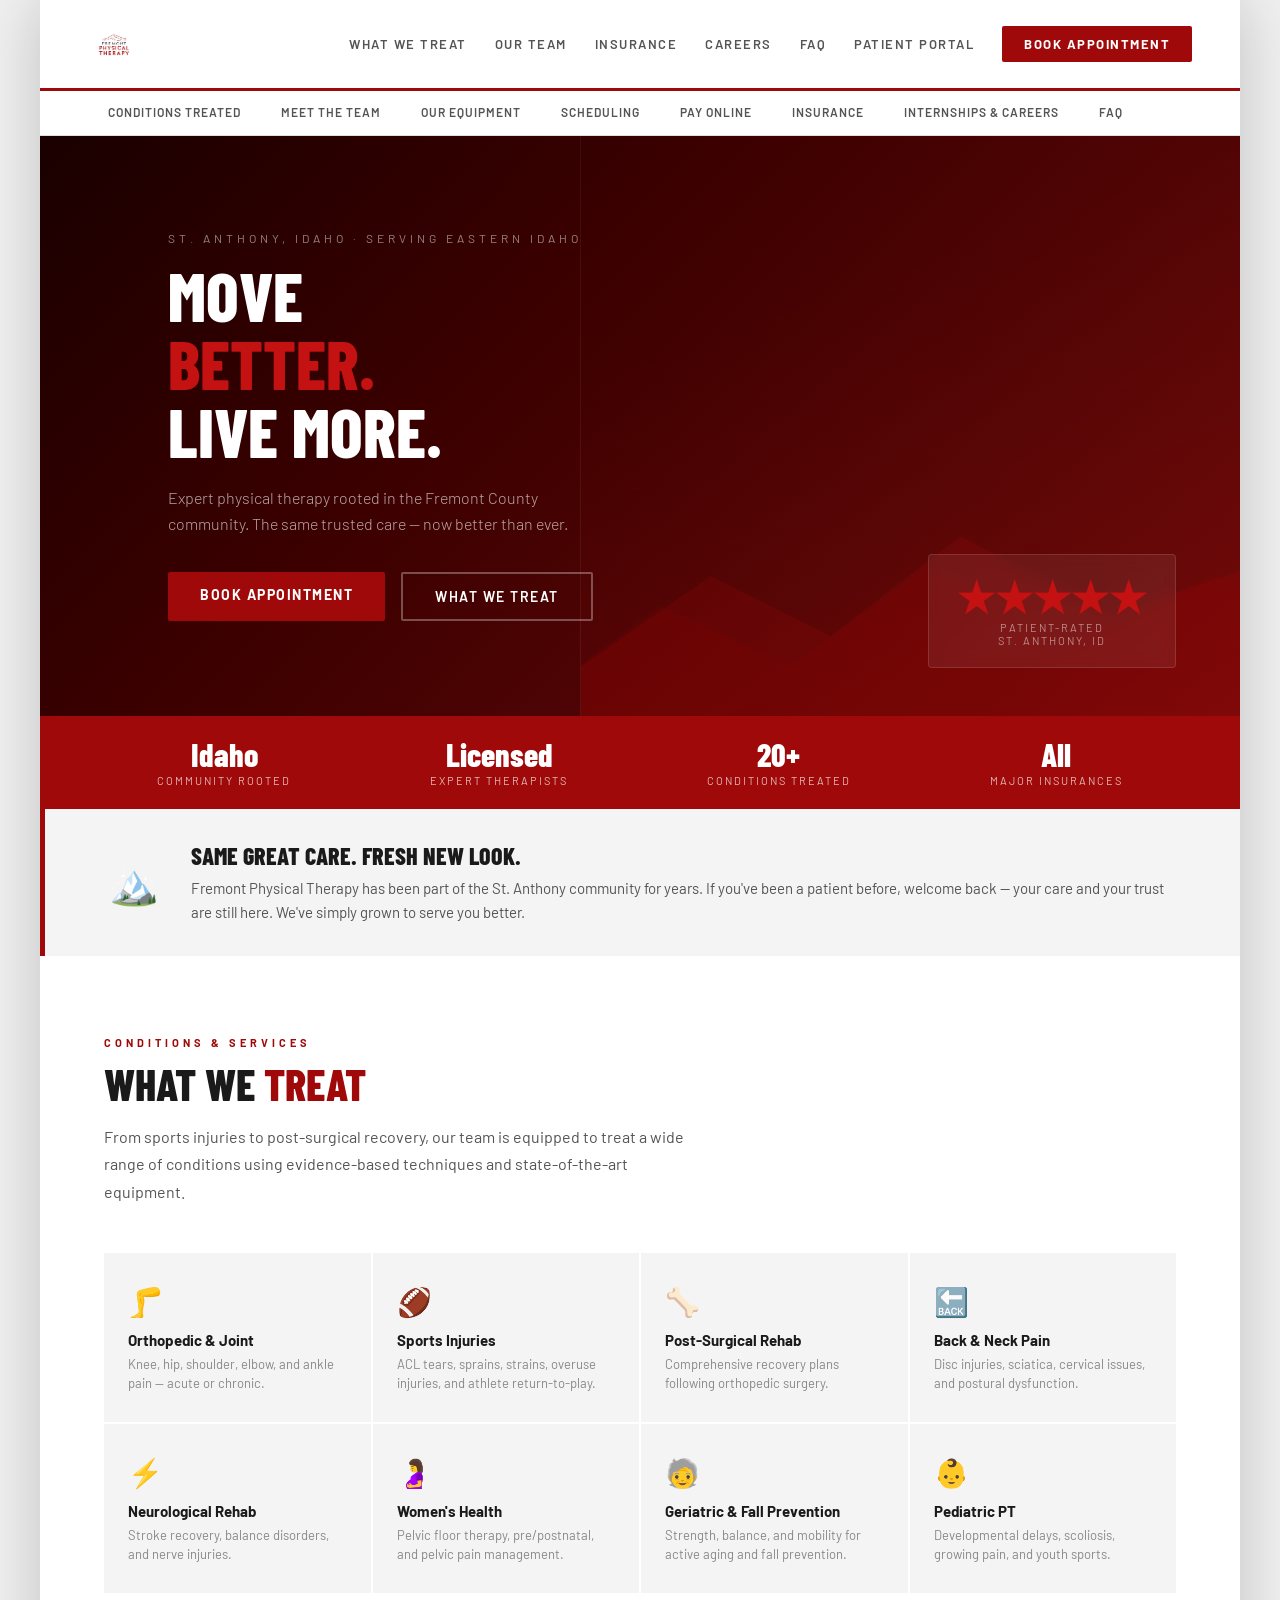
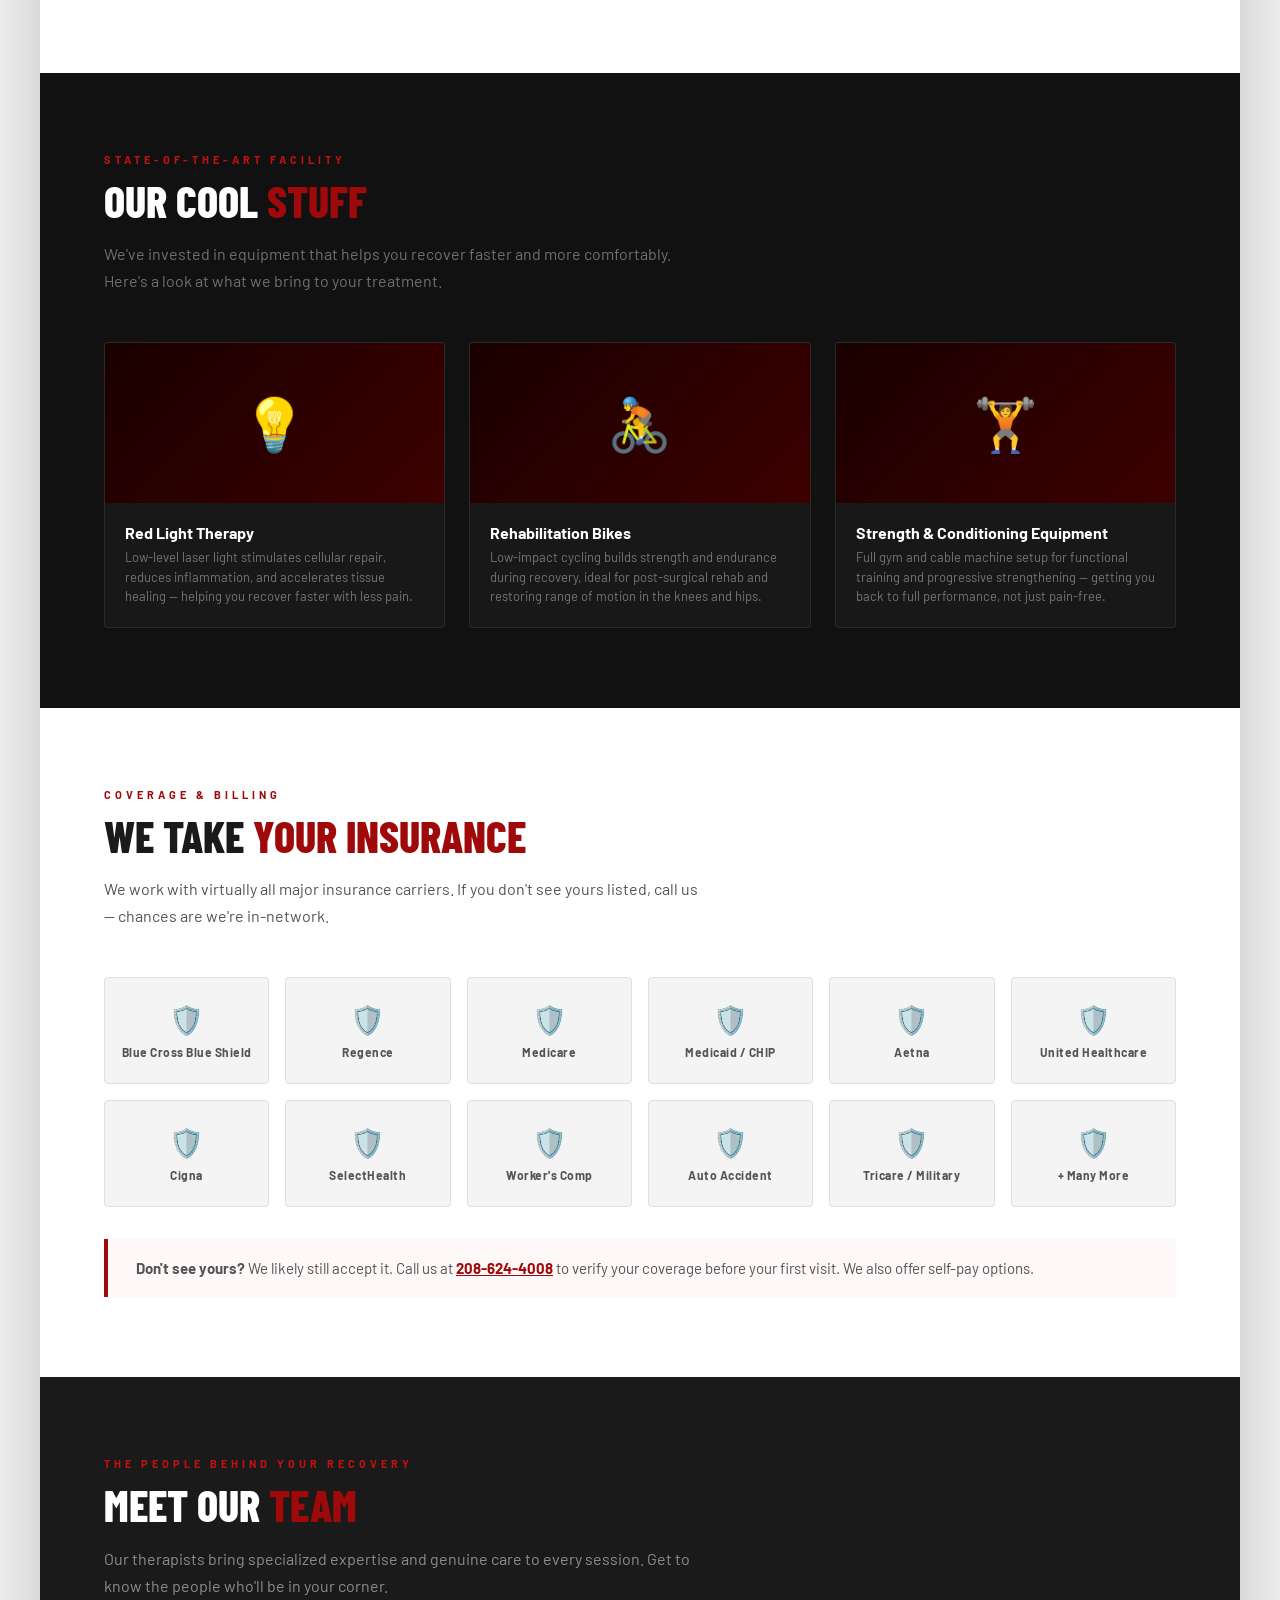
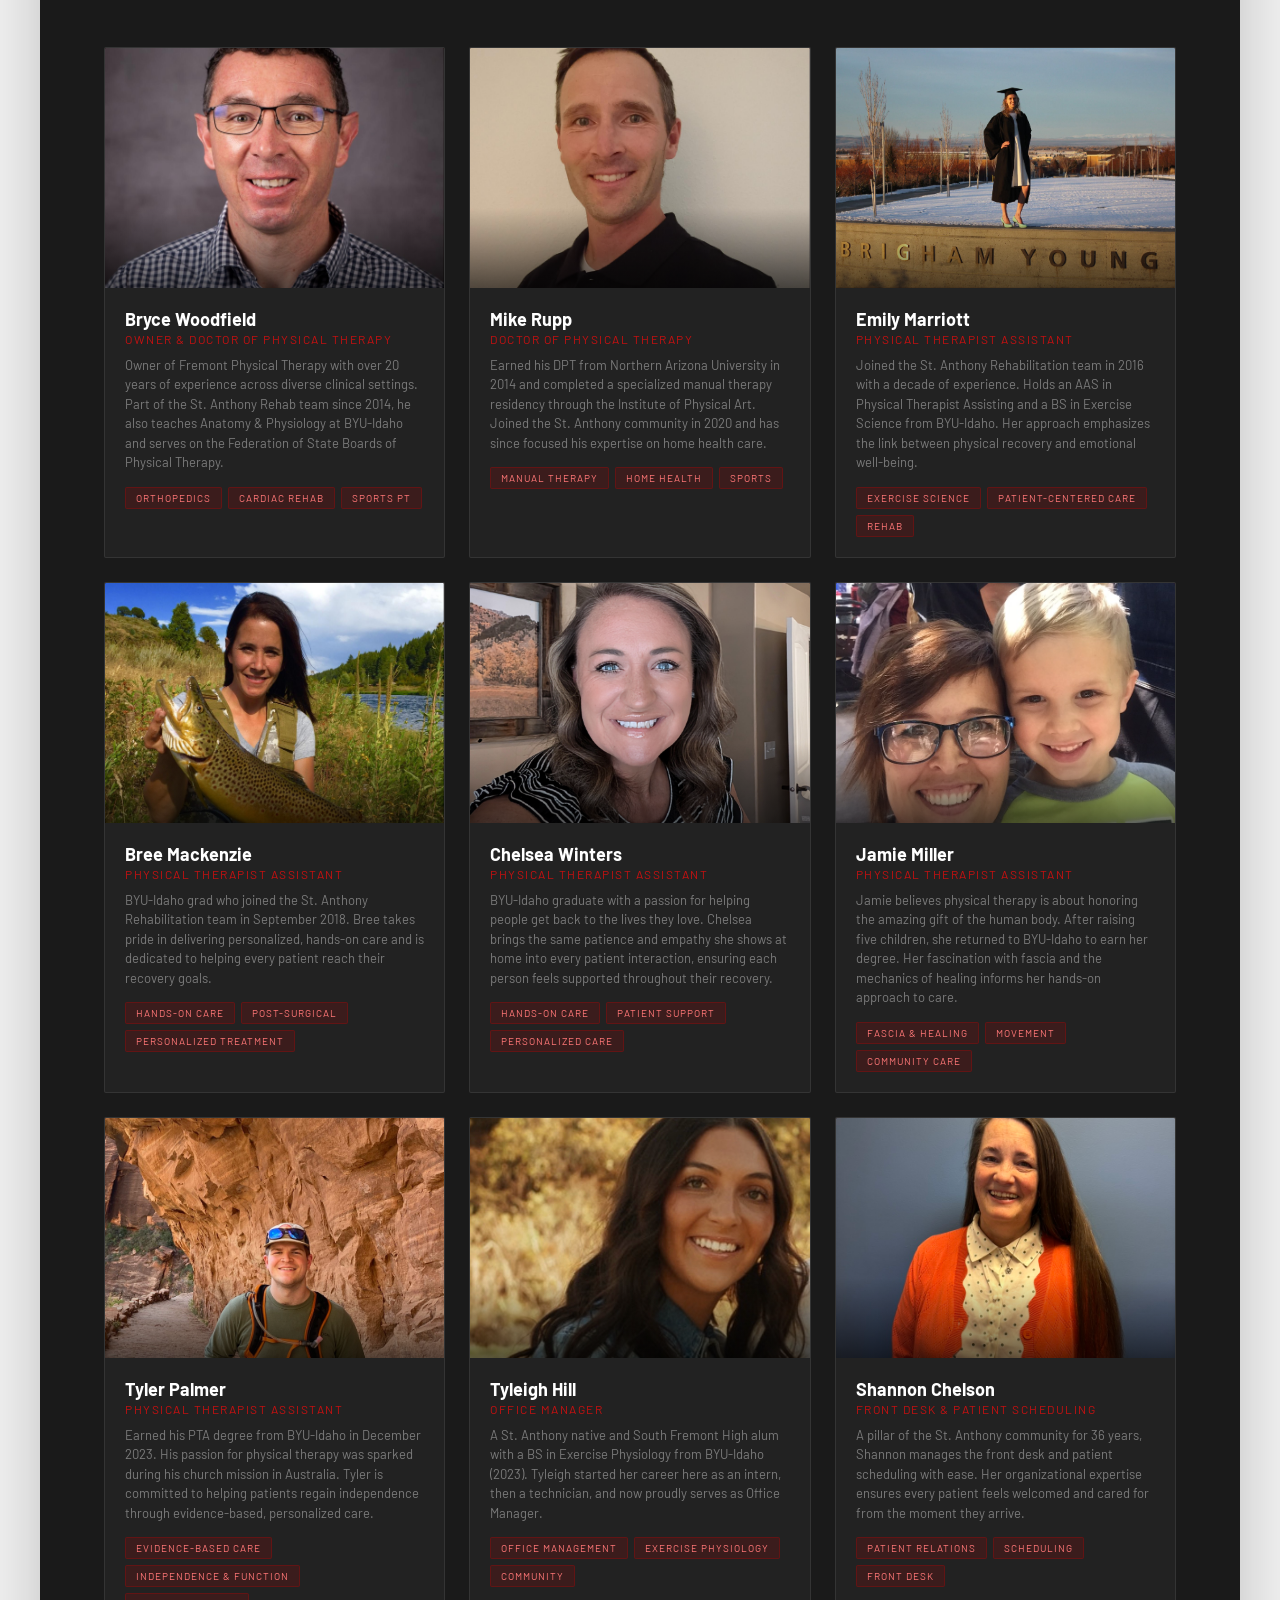
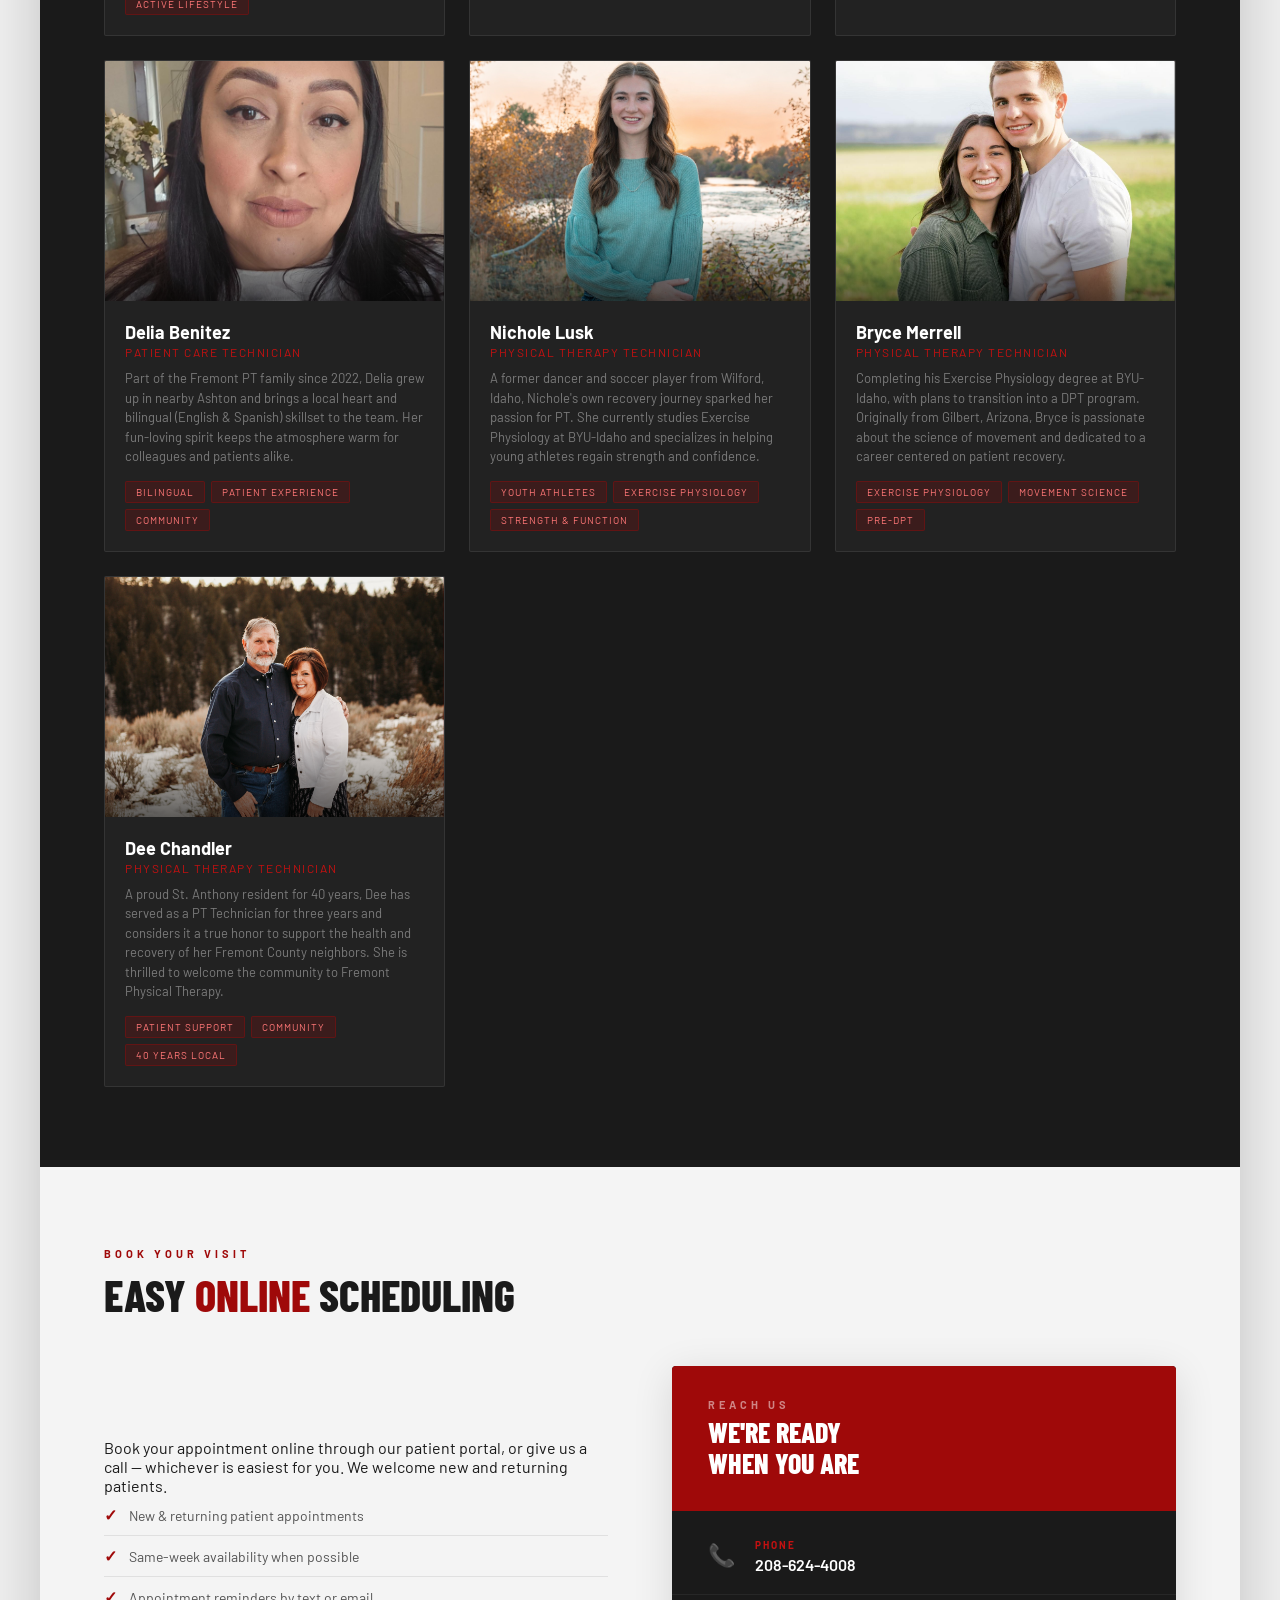
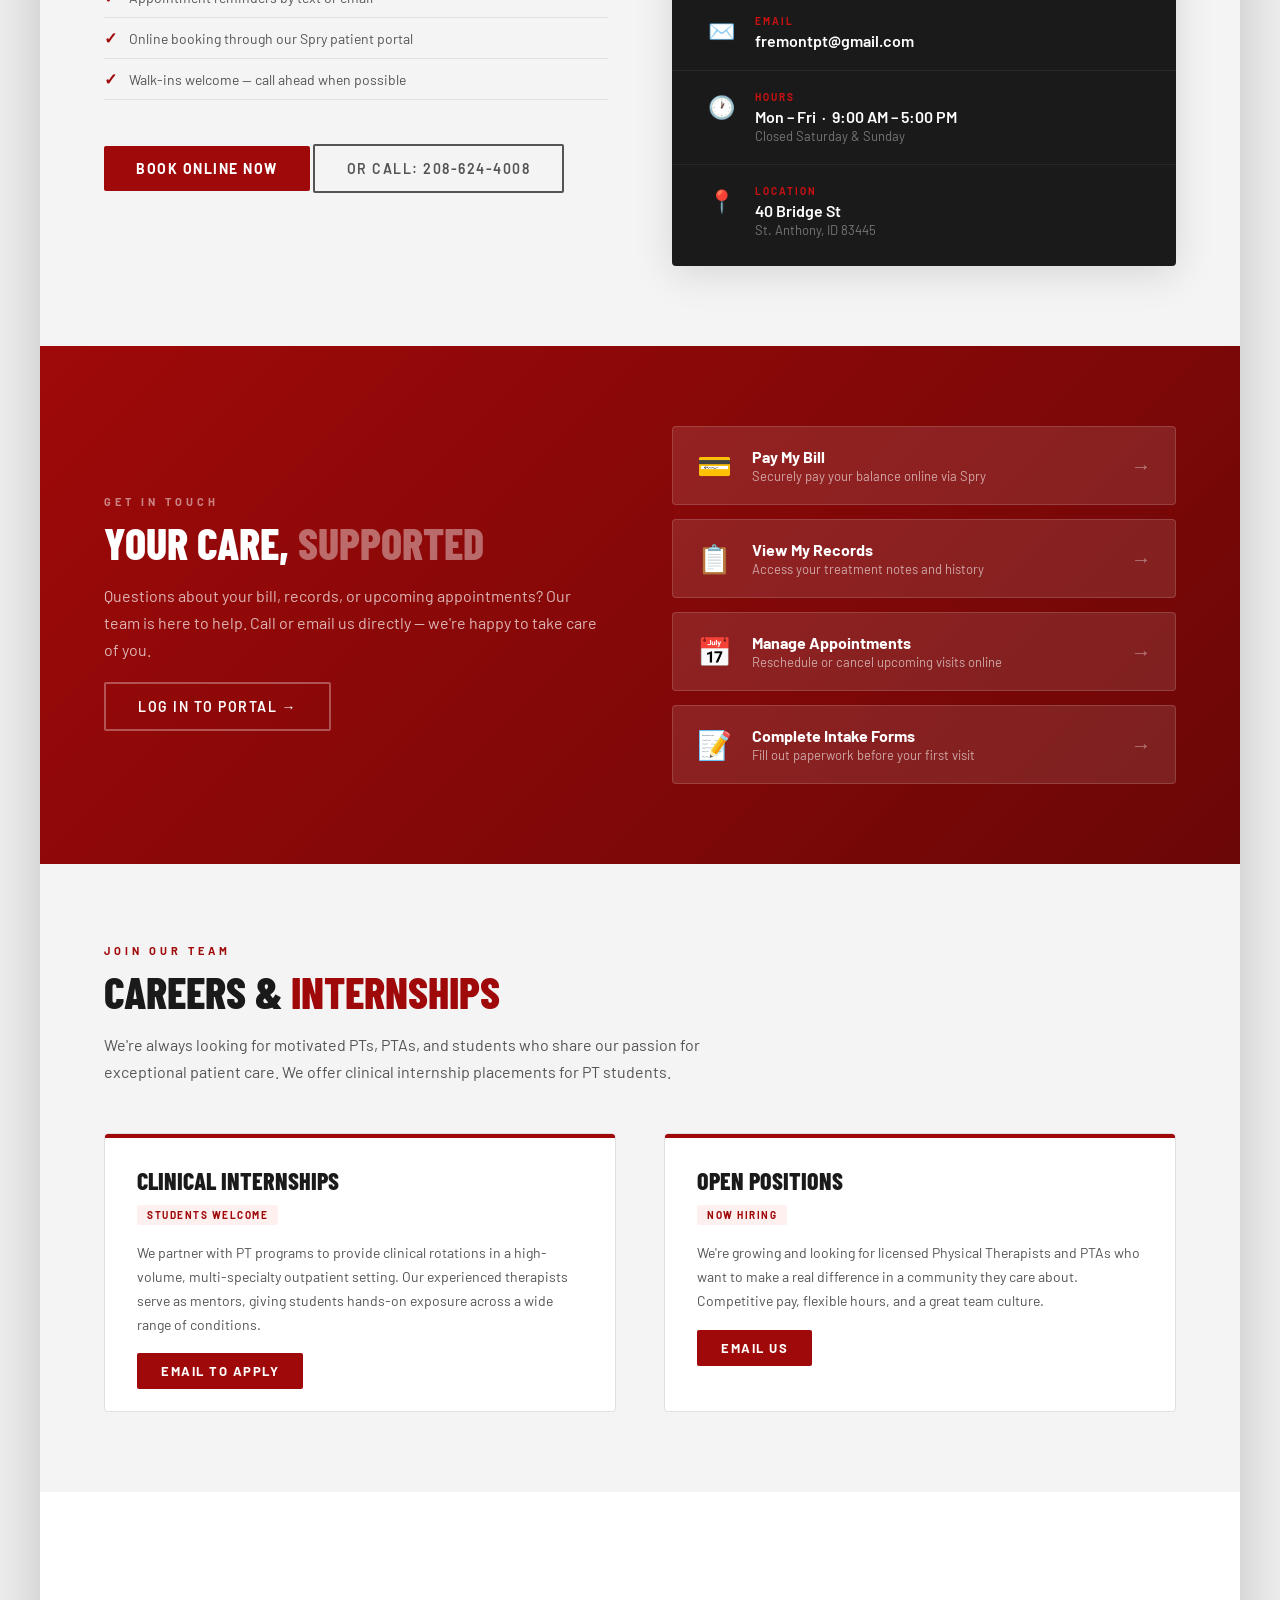
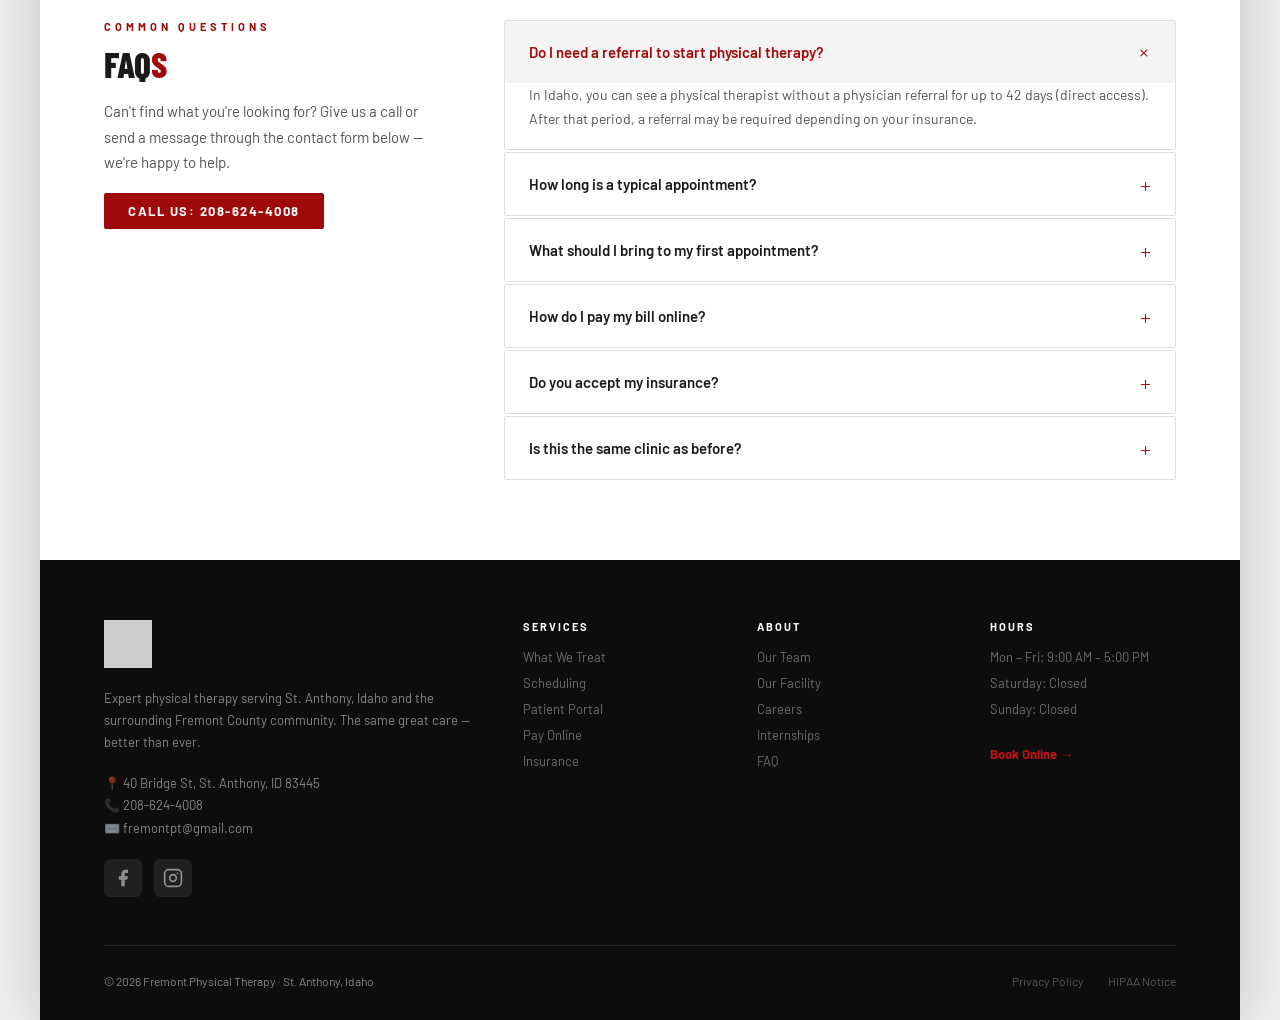
<file: index.html>
<!DOCTYPE html>
<html lang="en">
<head>
<meta charset="UTF-8">
<meta name="viewport" content="width=device-width, initial-scale=1.0">
<title>Fremont Physical Therapy – St. Anthony, Idaho</title>

<!-- SEO Meta -->
<meta name="description" content="Fremont Physical Therapy in St. Anthony, Idaho. Expert physical therapy for sports injuries, post-surgical recovery, orthopedics, and more. Serving Fremont County and Eastern Idaho. Call 208-624-4008.">
<meta name="keywords" content="physical therapy St Anthony Idaho, PT Fremont County, sports injury rehab Idaho, physical therapist eastern Idaho, orthopedic rehab Idaho Falls area, post surgical recovery Idaho">
<meta name="robots" content="index, follow">
<link rel="canonical" href="https://fremontptclinic.com/">

<!-- Open Graph (social sharing + AI crawlers) -->
<meta property="og:type" content="website">
<meta property="og:title" content="Fremont Physical Therapy – St. Anthony, Idaho">
<meta property="og:description" content="Expert physical therapy rooted in the Fremont County community. Sports injuries, post-surgical rehab, orthopedics, and more. Call 208-624-4008.">
<meta property="og:url" content="https://fremontptclinic.com/">
<meta property="og:image" content="https://fremontptclinic.com/images/fremontptlogo.png">
<meta property="og:locale" content="en_US">
<meta property="og:site_name" content="Fremont Physical Therapy">

<!-- Schema.org structured data (LocalBusiness + MedicalClinic) -->
<script type="application/ld+json">
{
  "@context": "https://schema.org",
  "@type": ["MedicalBusiness", "LocalBusiness"],
  "name": "Fremont Physical Therapy",
  "description": "Expert physical therapy clinic serving St. Anthony, Idaho and Fremont County. Specializing in sports injury rehabilitation, post-surgical recovery, orthopedics, cardiac rehabilitation, and more. Bilingual staff available.",
  "url": "https://fremontptclinic.com/",
  "logo": "https://fremontptclinic.com/images/fremontptlogo.png",
  "image": "https://fremontptclinic.com/images/fremontptlogo.png",
  "telephone": "+1-208-624-4008",
  "email": "fremontpt@gmail.com",
  "address": {
    "@type": "PostalAddress",
    "streetAddress": "40 Bridge St",
    "addressLocality": "St. Anthony",
    "addressRegion": "ID",
    "postalCode": "83445",
    "addressCountry": "US"
  },
  "geo": {
    "@type": "GeoCoordinates",
    "latitude": 43.9691,
    "longitude": -111.6827
  },
  "openingHoursSpecification": [
    {
      "@type": "OpeningHoursSpecification",
      "dayOfWeek": ["Monday","Tuesday","Wednesday","Thursday","Friday"],
      "opens": "09:00",
      "closes": "17:00"
    }
  ],
  "medicalSpecialty": [
    "Physical Therapy",
    "Orthopedic Surgery",
    "Sports Medicine",
    "Cardiac Rehabilitation"
  ],
  "areaServed": [
    "St. Anthony, Idaho",
    "Fremont County, Idaho",
    "Eastern Idaho",
    "Ashton, Idaho",
    "Rexburg, Idaho"
  ],
  "priceRange": "$$",
  "paymentAccepted": "Insurance, Self-Pay",
  "currenciesAccepted": "USD",
  "hasMap": "https://maps.google.com/?q=40+Bridge+St+St+Anthony+ID+83445",
  "sameAs": [
    "https://fremontptclinic.com",
    "https://www.facebook.com/share/1B5fYo4iKx/",
    "https://www.instagram.com/fremont_physicaltherapy"
  ],
  "founder": {
    "@type": "Person",
    "name": "Bryce Woodfield",
    "jobTitle": "Doctor of Physical Therapy",
    "description": "Owner of Fremont Physical Therapy with over 20 years of experience. Specializes in Orthopedics and Cardiac Rehabilitation."
  },
  "employee": [
    { "@type": "Person", "name": "Bryce Woodfield", "jobTitle": "Owner, Doctor of Physical Therapy" },
    { "@type": "Person", "name": "Mike Rupp", "jobTitle": "Doctor of Physical Therapy" },
    { "@type": "Person", "name": "Emily Marriott", "jobTitle": "Physical Therapist Assistant" },
    { "@type": "Person", "name": "Bree Mackenzie", "jobTitle": "Physical Therapist Assistant" },
    { "@type": "Person", "name": "Chelsea Winters", "jobTitle": "Physical Therapist Assistant" },
    { "@type": "Person", "name": "Jamie Miller", "jobTitle": "Physical Therapist Assistant" },
    { "@type": "Person", "name": "Tyler Palmer", "jobTitle": "Physical Therapist Assistant" },
    { "@type": "Person", "name": "Tyleigh Hill", "jobTitle": "Office Manager" }
  ],
  "availableService": [
    { "@type": "MedicalTherapy", "name": "Sports Injury Rehabilitation" },
    { "@type": "MedicalTherapy", "name": "Post-Surgical Recovery" },
    { "@type": "MedicalTherapy", "name": "Orthopedic Physical Therapy" },
    { "@type": "MedicalTherapy", "name": "Cardiac Rehabilitation" },
    { "@type": "MedicalTherapy", "name": "Neurological Rehabilitation" },
    { "@type": "MedicalTherapy", "name": "Pediatric Physical Therapy" },
    { "@type": "MedicalTherapy", "name": "Geriatric Physical Therapy" },
    { "@type": "MedicalTherapy", "name": "Women's Health & Pelvic Floor Therapy" },
    { "@type": "MedicalTherapy", "name": "Back and Neck Pain Treatment" },
    { "@type": "MedicalTherapy", "name": "Red Light Therapy" }
  ]
}
</script>

<link rel="icon" type="image/svg+xml" href="./images/favicon.svg">
<link rel="apple-touch-icon" href="./images/fremontptlogo.png">
<link rel="stylesheet" href="styles.css">
</head>
<body>


<div class="site">

  <!-- ══ NAVIGATION ══ -->
  <nav>
    <div class="nav-logo">
      <img src="./images/fremontptlogo.png" alt="Fremont Physical Therapy Logo">
    </div>
    <button class="nav-hamburger" onclick="toggleNav(this)" aria-label="Toggle navigation">
      <span></span><span></span><span></span>
    </button>
    <div class="nav-links">
      <a href="#treat">What We Treat</a>
      <a href="#team">Our Team</a>
      <a href="#insurance">Insurance</a>
      <a href="#careers">Careers</a>
      <a href="#faq">FAQ</a>
      <a href="https://fremontptllc.patient.sprypt.com/clinics" target="_blank">Patient Portal</a>
      <a href="https://fremontptllc.patient.sprypt.com/clinics" target="_blank" class="nav-cta">Book Appointment</a>
    </div>
  </nav>

  <!-- ══ SECONDARY NAV ══ -->
  <div class="section-nav">
    <a href="#treat">Conditions Treated</a>
    <a href="#team">Meet the Team</a>
    <a href="#equipment">Our Equipment</a>
    <a href="#schedule">Scheduling</a>
    <a href="https://fremontptllc.patient.sprypt.com/clinics" target="_blank">Pay Online</a>
    <a href="#insurance">Insurance</a>
    <a href="#careers">Internships & Careers</a>
    <a href="#faq">FAQ</a>
  </div>

  <!-- ══ HERO ══ -->
  <section class="hero" id="home">
    <div class="hero-mountain"></div>
    <div class="hero-content">
      <p class="hero-eyebrow">St. Anthony, Idaho · Serving Eastern Idaho</p>
      <h1>Move<br><span>Better.</span><br>Live More.</h1>
      <p class="hero-sub">Expert physical therapy rooted in the Fremont County community. The same trusted care — now better than ever.</p>
      <div class="hero-btns">
        <a href="https://fremontptllc.patient.sprypt.com/clinics" target="_blank" class="btn-primary">Book Appointment</a>
        <a href="#treat" class="btn-outline">What We Treat</a>
      </div>
    </div>
    <div class="hero-badge">
      <div class="badge-num">★★★★★</div>
      <div class="badge-label">Patient-Rated<br>St. Anthony, ID</div>
    </div>
  </section>

  <!-- ══ STATS BAR ══ -->
  <div class="stats-bar">
    <div class="stat-item">
      <div class="stat-n">Idaho</div>
      <div class="stat-l">Community Rooted</div>
    </div>
    <div class="stat-item">
      <div class="stat-n">Licensed</div>
      <div class="stat-l">Expert Therapists</div>
    </div>
    <div class="stat-item">
      <div class="stat-n">20+</div>
      <div class="stat-l">Conditions Treated</div>
    </div>
    <div class="stat-item">
      <div class="stat-n">All</div>
      <div class="stat-l">Major Insurances</div>
    </div>
  </div>

  <!-- ══ CONTINUITY BANNER ══ -->
  <div class="continuity" id="same">
    <div class="continuity-icon">🏔️</div>
    <div>
      <h3>Same Great Care. Fresh New Look.</h3>
      <p>Fremont Physical Therapy has been part of the St. Anthony community for years. If you've been a patient before, welcome back — your care and your trust are still here. We've simply grown to serve you better.</p>
    </div>
  </div>

  <!-- ══ WHAT WE TREAT ══ -->
  <section class="treat-section" id="treat">
    <div class="section-label">Conditions & Services</div>
    <div class="section-title">What We <span>Treat</span></div>
    <div class="section-body">From sports injuries to post-surgical recovery, our team is equipped to treat a wide range of conditions using evidence-based techniques and state-of-the-art equipment.</div>
    <div class="treat-grid">
      <div class="treat-card">
        <div class="treat-icon">🦵</div>
        <h4>Orthopedic & Joint</h4>
        <p>Knee, hip, shoulder, elbow, and ankle pain — acute or chronic.</p>
      </div>
      <div class="treat-card">
        <div class="treat-icon">🏈</div>
        <h4>Sports Injuries</h4>
        <p>ACL tears, sprains, strains, overuse injuries, and athlete return-to-play.</p>
      </div>
      <div class="treat-card">
        <div class="treat-icon">🦴</div>
        <h4>Post-Surgical Rehab</h4>
        <p>Comprehensive recovery plans following orthopedic surgery.</p>
      </div>
      <div class="treat-card">
        <div class="treat-icon">🔙</div>
        <h4>Back & Neck Pain</h4>
        <p>Disc injuries, sciatica, cervical issues, and postural dysfunction.</p>
      </div>
      <div class="treat-card">
        <div class="treat-icon">⚡</div>
        <h4>Neurological Rehab</h4>
        <p>Stroke recovery, balance disorders, and nerve injuries.</p>
      </div>
      <div class="treat-card">
        <div class="treat-icon">🤰</div>
        <h4>Women's Health</h4>
        <p>Pelvic floor therapy, pre/postnatal, and pelvic pain management.</p>
      </div>
      <div class="treat-card">
        <div class="treat-icon">🧓</div>
        <h4>Geriatric & Fall Prevention</h4>
        <p>Strength, balance, and mobility for active aging and fall prevention.</p>
      </div>
      <div class="treat-card">
        <div class="treat-icon">👶</div>
        <h4>Pediatric PT</h4>
        <p>Developmental delays, scoliosis, growing pain, and youth sports.</p>
      </div>
    </div>
  </section>

  <!-- ══ COOL EQUIPMENT ══ -->
  <section class="equipment-section" id="equipment">
    <div class="section-label">State-of-the-Art Facility</div>
    <div class="section-title">Our Cool <span>Stuff</span></div>
    <div class="section-body">We've invested in equipment that helps you recover faster and more comfortably. Here's a look at what we bring to your treatment.</div>
    <div class="equip-grid">
      <div class="equip-card">
        <div class="equip-img">💡</div>
        <div class="equip-info">
          <h4>Red Light Therapy</h4>
          <p>Low-level laser light stimulates cellular repair, reduces inflammation, and accelerates tissue healing — helping you recover faster with less pain.</p>
        </div>
      </div>
      <div class="equip-card">
        <div class="equip-img">🚴</div>
        <div class="equip-info">
          <h4>Rehabilitation Bikes</h4>
          <p>Low-impact cycling builds strength and endurance during recovery, ideal for post-surgical rehab and restoring range of motion in the knees and hips.</p>
        </div>
      </div>
      <div class="equip-card">
        <div class="equip-img">🏋️</div>
        <div class="equip-info">
          <h4>Strength & Conditioning Equipment</h4>
          <p>Full gym and cable machine setup for functional training and progressive strengthening — getting you back to full performance, not just pain-free.</p>
        </div>
      </div>
    </div>
  </section>

  <!-- ══ INSURANCE ══ -->
  <section class="insurance-section" id="insurance">
    <div class="section-label">Coverage & Billing</div>
    <div class="section-title">We Take <span>Your Insurance</span></div>
    <div class="section-body">We work with virtually all major insurance carriers. If you don't see yours listed, call us — chances are we're in-network.</div>
    <div class="ins-grid">
      <div class="ins-card"><span class="ins-icon">🛡️</span>Blue Cross Blue Shield</div>
      <div class="ins-card"><span class="ins-icon">🛡️</span>Regence</div>
      <div class="ins-card"><span class="ins-icon">🛡️</span>Medicare</div>
      <div class="ins-card"><span class="ins-icon">🛡️</span>Medicaid / CHIP</div>
      <div class="ins-card"><span class="ins-icon">🛡️</span>Aetna</div>
      <div class="ins-card"><span class="ins-icon">🛡️</span>United Healthcare</div>
      <div class="ins-card"><span class="ins-icon">🛡️</span>Cigna</div>
      <div class="ins-card"><span class="ins-icon">🛡️</span>SelectHealth</div>
      <div class="ins-card"><span class="ins-icon">🛡️</span>Worker's Comp</div>
      <div class="ins-card"><span class="ins-icon">🛡️</span>Auto Accident</div>
      <div class="ins-card"><span class="ins-icon">🛡️</span>Tricare / Military</div>
      <div class="ins-card"><span class="ins-icon">🛡️</span>+ Many More</div>
    </div>
    <div class="ins-note">
      <strong>Don't see yours?</strong> We likely still accept it. Call us at <strong><a href="tel:2086244008" style="color:var(--red);">208-624-4008</a></strong> to verify your coverage before your first visit. We also offer self-pay options.
    </div>
  </section>

  <!-- ══ TEAM ══ -->
  <section class="team-section" id="team">
    <div class="section-label">The People Behind Your Recovery</div>
    <div class="section-title">Meet Our <span>Team</span></div>
    <div class="section-body">Our therapists bring specialized expertise and genuine care to every session. Get to know the people who'll be in your corner.</div>
    <div class="team-grid">

      <!-- Bryce Woodfield -->
      <div class="team-card">
        <div class="team-photo">
          <img src="./images/bryce-woodfield.jpg" alt="Bryce Woodfield" style="object-position: center 30%;">
          BW
        </div>
        <div class="team-info">
          <h3>Bryce Woodfield</h3>
          <div class="title">Owner &amp; Doctor of Physical Therapy</div>
          <div class="specialty">Owner of Fremont Physical Therapy with over 20 years of experience across diverse clinical settings. Part of the St. Anthony Rehab team since 2014, he also teaches Anatomy &amp; Physiology at BYU-Idaho and serves on the Federation of State Boards of Physical Therapy.</div>
          <div class="team-strength">
            <span class="strength-tag">Orthopedics</span>
            <span class="strength-tag">Cardiac Rehab</span>
            <span class="strength-tag">Sports PT</span>
          </div>
        </div>
      </div>

      <!-- Mike Rupp -->
      <div class="team-card">
        <div class="team-photo">
          <img src="./images/mike-rupp.jpg" alt="Mike Rupp" style="object-position: center 30%;">
          MR
        </div>
        <div class="team-info">
          <h3>Mike Rupp</h3>
          <div class="title">Doctor of Physical Therapy</div>
          <div class="specialty">Earned his DPT from Northern Arizona University in 2014 and completed a specialized manual therapy residency through the Institute of Physical Art. Joined the St. Anthony community in 2020 and has since focused his expertise on home health care.</div>
          <div class="team-strength">
            <span class="strength-tag">Manual Therapy</span>
            <span class="strength-tag">Home Health</span>
            <span class="strength-tag">Sports</span>
          </div>
        </div>
      </div>

      <!-- Emily Marriott -->
      <div class="team-card">
        <div class="team-photo">
          <img src="./images/emily-marriott.png" alt="Emily Marriott">
          EM
        </div>
        <div class="team-info">
          <h3>Emily Marriott</h3>
          <div class="title">Physical Therapist Assistant</div>
          <div class="specialty">Joined the St. Anthony Rehabilitation team in 2016 with a decade of experience. Holds an AAS in Physical Therapist Assisting and a BS in Exercise Science from BYU-Idaho. Her approach emphasizes the link between physical recovery and emotional well-being.</div>
          <div class="team-strength">
            <span class="strength-tag">Exercise Science</span>
            <span class="strength-tag">Patient-Centered Care</span>
            <span class="strength-tag">Rehab</span>
          </div>
        </div>
      </div>

      <!-- Bree Mackenzie -->
      <div class="team-card">
        <div class="team-photo">
          <img src="./images/bree-mackenzie.jpg" alt="Bree Mackenzie" style="object-position: center 30%;">
          BM
        </div>
        <div class="team-info">
          <h3>Bree Mackenzie</h3>
          <div class="title">Physical Therapist Assistant</div>
          <div class="specialty">BYU-Idaho grad who joined the St. Anthony Rehabilitation team in September 2018. Bree takes pride in delivering personalized, hands-on care and is dedicated to helping every patient reach their recovery goals.</div>
          <div class="team-strength">
            <span class="strength-tag">Hands-On Care</span>
            <span class="strength-tag">Post-Surgical</span>
            <span class="strength-tag">Personalized Treatment</span>
          </div>
        </div>
      </div>

      <!-- Chelsea Winters -->
      <div class="team-card">
        <div class="team-photo">
          <img src="./images/chelsea-winters.png" alt="Chelsea Winters">
          CW
        </div>
        <div class="team-info">
          <h3>Chelsea Winters</h3>
          <div class="title">Physical Therapist Assistant</div>
          <div class="specialty">BYU-Idaho graduate with a passion for helping people get back to the lives they love. Chelsea brings the same patience and empathy she shows at home into every patient interaction, ensuring each person feels supported throughout their recovery.</div>
          <div class="team-strength">
            <span class="strength-tag">Hands-On Care</span>
            <span class="strength-tag">Patient Support</span>
            <span class="strength-tag">Personalized Care</span>
          </div>
        </div>
      </div>

      <!-- Jamie Miller -->
      <div class="team-card">
        <div class="team-photo">
          <img src="./images/jamie-miller.png" alt="Jamie Miller" style="object-position: center 60%;">
          JM
        </div>
        <div class="team-info">
          <h3>Jamie Miller</h3>
          <div class="title">Physical Therapist Assistant</div>
          <div class="specialty">Jamie believes physical therapy is about honoring the amazing gift of the human body. After raising five children, she returned to BYU-Idaho to earn her degree. Her fascination with fascia and the mechanics of healing informs her hands-on approach to care.</div>
          <div class="team-strength">
            <span class="strength-tag">Fascia &amp; Healing</span>
            <span class="strength-tag">Movement</span>
            <span class="strength-tag">Community Care</span>
          </div>
        </div>
      </div>

      <!-- Tyler Palmer -->
      <div class="team-card">
        <div class="team-photo">
          <img src="./images/tyler-palmer.jpg" alt="Tyler Palmer">
          TP
        </div>
        <div class="team-info">
          <h3>Tyler Palmer</h3>
          <div class="title">Physical Therapist Assistant</div>
          <div class="specialty">Earned his PTA degree from BYU-Idaho in December 2023. His passion for physical therapy was sparked during his church mission in Australia. Tyler is committed to helping patients regain independence through evidence-based, personalized care.</div>
          <div class="team-strength">
            <span class="strength-tag">Evidence-Based Care</span>
            <span class="strength-tag">Independence &amp; Function</span>
            <span class="strength-tag">Active Lifestyle</span>
          </div>
        </div>
      </div>

      <!-- Tyleigh Hill -->
      <div class="team-card">
        <div class="team-photo">
          <img src="./images/tyleigh-hill.png" alt="Tyleigh Hill" style="object-position: center 15%;">
          TH
        </div>
        <div class="team-info">
          <h3>Tyleigh Hill</h3>
          <div class="title">Office Manager</div>
          <div class="specialty">A St. Anthony native and South Fremont High alum with a BS in Exercise Physiology from BYU-Idaho (2023). Tyleigh started her career here as an intern, then a technician, and now proudly serves as Office Manager.</div>
          <div class="team-strength">
            <span class="strength-tag">Office Management</span>
            <span class="strength-tag">Exercise Physiology</span>
            <span class="strength-tag">Community</span>
          </div>
        </div>
      </div>

      <!-- Shannon Chelson -->
      <div class="team-card">
        <div class="team-photo">
          <img src="./images/shannon-chelson.jpg" alt="Shannon Chelson">
          SC
        </div>
        <div class="team-info">
          <h3>Shannon Chelson</h3>
          <div class="title">Front Desk &amp; Patient Scheduling</div>
          <div class="specialty">A pillar of the St. Anthony community for 36 years, Shannon manages the front desk and patient scheduling with ease. Her organizational expertise ensures every patient feels welcomed and cared for from the moment they arrive.</div>
          <div class="team-strength">
            <span class="strength-tag">Patient Relations</span>
            <span class="strength-tag">Scheduling</span>
            <span class="strength-tag">Front Desk</span>
          </div>
        </div>
      </div>

      <!-- Delia Benitez -->
      <div class="team-card">
        <div class="team-photo">
          <img src="./images/delia-benitez.jpg" alt="Delia Benitez">
          DB
        </div>
        <div class="team-info">
          <h3>Delia Benitez</h3>
          <div class="title">Patient Care Technician</div>
          <div class="specialty">Part of the Fremont PT family since 2022, Delia grew up in nearby Ashton and brings a local heart and bilingual (English &amp; Spanish) skillset to the team. Her fun-loving spirit keeps the atmosphere warm for colleagues and patients alike.</div>
          <div class="team-strength">
            <span class="strength-tag">Bilingual</span>
            <span class="strength-tag">Patient Experience</span>
            <span class="strength-tag">Community</span>
          </div>
        </div>
      </div>

      <!-- Nichole Lusk -->
      <div class="team-card">
        <div class="team-photo">
          <img src="./images/nichole-lusk.png" alt="Nichole Lusk">
          NL
        </div>
        <div class="team-info">
          <h3>Nichole Lusk</h3>
          <div class="title">Physical Therapy Technician</div>
          <div class="specialty">A former dancer and soccer player from Wilford, Idaho, Nichole's own recovery journey sparked her passion for PT. She currently studies Exercise Physiology at BYU-Idaho and specializes in helping young athletes regain strength and confidence.</div>
          <div class="team-strength">
            <span class="strength-tag">Youth Athletes</span>
            <span class="strength-tag">Exercise Physiology</span>
            <span class="strength-tag">Strength &amp; Function</span>
          </div>
        </div>
      </div>

      <!-- Bryce Merrell -->
      <div class="team-card">
        <div class="team-photo">
          <img src="./images/bryce-merrell.jpg" alt="Bryce Merrell" style="object-position: center 30%;">
          BM
        </div>
        <div class="team-info">
          <h3>Bryce Merrell</h3>
          <div class="title">Physical Therapy Technician</div>
          <div class="specialty">Completing his Exercise Physiology degree at BYU-Idaho, with plans to transition into a DPT program. Originally from Gilbert, Arizona, Bryce is passionate about the science of movement and dedicated to a career centered on patient recovery.</div>
          <div class="team-strength">
            <span class="strength-tag">Exercise Physiology</span>
            <span class="strength-tag">Movement Science</span>
            <span class="strength-tag">Pre-DPT</span>
          </div>
        </div>
      </div>

      <!-- Dee Chandler -->
      <div class="team-card">
        <div class="team-photo">
          <img src="./images/dee-chandler.png" alt="Dee Chandler">
          DC
        </div>
        <div class="team-info">
          <h3>Dee Chandler</h3>
          <div class="title">Physical Therapy Technician</div>
          <div class="specialty">A proud St. Anthony resident for 40 years, Dee has served as a PT Technician for three years and considers it a true honor to support the health and recovery of her Fremont County neighbors. She is thrilled to welcome the community to Fremont Physical Therapy.</div>
          <div class="team-strength">
            <span class="strength-tag">Patient Support</span>
            <span class="strength-tag">Community</span>
            <span class="strength-tag">40 Years Local</span>
          </div>
        </div>
      </div>

    </div>
  </section>

  <!-- ══ SCHEDULING ══ -->
  <section class="schedule-section" id="schedule">
    <div class="section-label">Book Your Visit</div>
    <div class="section-title">Easy <span>Online</span> Scheduling</div>
    <div class="schedule-row">
      <div>
        <p>Book your appointment online through our patient portal, or give us a call — whichever is easiest for you. We welcome new and returning patients.</p>
        <ul class="schedule-features">
          <li>New & returning patient appointments</li>
          <li>Same-week availability when possible</li>
          <li>Appointment reminders by text or email</li>
          <li>Online booking through our Spry patient portal</li>
          <li>Walk-ins welcome — call ahead when possible</li>
        </ul>
        <a href="https://fremontptllc.patient.sprypt.com/clinics" target="_blank" class="btn-primary">Book Online Now</a>
        <a href="tel:2086244008" class="btn-outline" style="display:inline-block; margin-top:12px; border-color:var(--gray); color:var(--gray);">Or Call: 208-624-4008</a>
      </div>
      <div class="contact-card">
        <div class="contact-card-header">
          <div class="section-label" style="color:rgba(255,255,255,0.5); margin-bottom:6px;">Reach Us</div>
          <div style="font-family:var(--font-cond); font-size:28px; font-weight:800; color:var(--white); text-transform:uppercase; line-height:1.1;">We're Ready<br>When You Are</div>
        </div>
        <div class="contact-card-body">
          <a href="tel:2086244008" class="contact-row">
            <div class="contact-icon">📞</div>
            <div>
              <div class="contact-label">Phone</div>
              <div class="contact-value">208-624-4008</div>
            </div>
          </a>
          <a href="mailto:fremontpt@gmail.com" class="contact-row">
            <div class="contact-icon">✉️</div>
            <div>
              <div class="contact-label">Email</div>
              <div class="contact-value">fremontpt@gmail.com</div>
            </div>
          </a>
          <div class="contact-row">
            <div class="contact-icon">🕐</div>
            <div>
              <div class="contact-label">Hours</div>
              <div class="contact-value">Mon – Fri &nbsp;·&nbsp; 9:00 AM – 5:00 PM</div>
              <div class="contact-sub">Closed Saturday &amp; Sunday</div>
            </div>
          </div>
          <a href="https://maps.google.com/?q=40+Bridge+St+St+Anthony+ID+83445" target="_blank" class="contact-row">
            <div class="contact-icon">📍</div>
            <div>
              <div class="contact-label">Location</div>
              <div class="contact-value">40 Bridge St</div>
              <div class="contact-sub">St. Anthony, ID 83445</div>
            </div>
          </a>
        </div>
      </div>
    </div>
  </section>

  <!-- ══ PATIENT PORTAL / PAY ONLINE ══ -->
  <section class="portal-section" id="portal">
    <div class="portal-row">
      <div>
        <div class="section-label">Get in Touch</div>
        <div class="section-title">Your Care, <span>Supported</span></div>
        <p class="section-body" style="margin-top:16px; margin-bottom:32px;">Questions about your bill, records, or upcoming appointments? Our team is here to help. Call or email us directly — we're happy to take care of you.</p>
        <a href="https://fremontptllc.patient.sprypt.com/clinics" target="_blank" class="btn-outline">Log In to Portal →</a>
      </div>
      <div class="portal-cards">
        <div class="portal-card" onclick="window.open('https://fremontptllc.patient.sprypt.com/clinics','_blank')">
          <div class="portal-card-icon">💳</div>
          <div>
            <h4>Pay My Bill</h4>
            <p>Securely pay your balance online via Spry</p>
          </div>
          <div class="arrow">→</div>
        </div>
        <div class="portal-card" onclick="window.open('https://fremontptllc.patient.sprypt.com/clinics','_blank')">
          <div class="portal-card-icon">📋</div>
          <div>
            <h4>View My Records</h4>
            <p>Access your treatment notes and history</p>
          </div>
          <div class="arrow">→</div>
        </div>
        <div class="portal-card" onclick="window.open('https://fremontptllc.patient.sprypt.com/clinics','_blank')">
          <div class="portal-card-icon">📅</div>
          <div>
            <h4>Manage Appointments</h4>
            <p>Reschedule or cancel upcoming visits online</p>
          </div>
          <div class="arrow">→</div>
        </div>
        <div class="portal-card" onclick="window.open('https://fremontptllc.patient.sprypt.com/clinics','_blank')">
          <div class="portal-card-icon">📝</div>
          <div>
            <h4>Complete Intake Forms</h4>
            <p>Fill out paperwork before your first visit</p>
          </div>
          <div class="arrow">→</div>
        </div>
      </div>
    </div>
  </section>

  <!-- ══ CAREERS ══ -->
  <section class="careers-section" id="careers">
    <div class="section-label">Join Our Team</div>
    <div class="section-title">Careers & <span>Internships</span></div>
    <div class="section-body">We're always looking for motivated PTs, PTAs, and students who share our passion for exceptional patient care. We offer clinical internship placements for PT students.</div>
    <div class="careers-row">
      <div class="career-card">
        <h3>Clinical Internships</h3>
        <span class="career-tag">Students Welcome</span>
        <p>We partner with PT programs to provide clinical rotations in a high-volume, multi-specialty outpatient setting. Our experienced therapists serve as mentors, giving students hands-on exposure across a wide range of conditions.</p>
        <a href="mailto:fremontpt@gmail.com?subject=Internship Inquiry" class="btn-primary" style="font-size:13px; padding:10px 24px;">Email to Apply</a>
      </div>
      <div class="career-card">
        <h3>Open Positions</h3>
        <span class="career-tag">Now Hiring</span>
        <p>We're growing and looking for licensed Physical Therapists and PTAs who want to make a real difference in a community they care about. Competitive pay, flexible hours, and a great team culture.</p>
        <a href="mailto:fremontpt@gmail.com?subject=Employment Inquiry" class="btn-primary" style="font-size:13px; padding:10px 24px;">Email Us</a>
      </div>
    </div>
  </section>

  <!-- ══ FAQ ══ -->
  <section class="faq-section" id="faq">
    <div class="faq-layout">
      <div class="faq-sidebar">
        <div class="section-label">Common Questions</div>
        <div class="section-title" style="font-size:36px;">FAQ<span>s</span></div>
        <p>Can't find what you're looking for? Give us a call or send a message through the contact form below — we're happy to help.</p>
        <a href="tel:2086244008" class="btn-primary" style="font-size:13px; padding:10px 24px;">Call Us: 208-624-4008</a>
      </div>
      <div class="faq-list" id="faqList">
        <div class="faq-item open">
          <div class="faq-q" onclick="toggleFaq(this)">Do I need a referral to start physical therapy? <span class="faq-plus">+</span></div>
          <div class="faq-a">In Idaho, you can see a physical therapist without a physician referral for up to 42 days (direct access). After that period, a referral may be required depending on your insurance.</div>
        </div>
        <div class="faq-item">
          <div class="faq-q" onclick="toggleFaq(this)">How long is a typical appointment? <span class="faq-plus">+</span></div>
          <div class="faq-a">Initial evaluations typically run 60 minutes. Follow-up visits are usually 45–60 minutes depending on your treatment plan. Your therapist will let you know what to expect at your first visit.</div>
        </div>
        <div class="faq-item">
          <div class="faq-q" onclick="toggleFaq(this)">What should I bring to my first appointment? <span class="faq-plus">+</span></div>
          <div class="faq-a">Bring your insurance card, a photo ID, any relevant imaging (X-rays, MRI reports), and a list of medications. If you received a referral, bring that too. Wear comfortable clothing that allows access to the injured area.</div>
        </div>
        <div class="faq-item">
          <div class="faq-q" onclick="toggleFaq(this)">How do I pay my bill online? <span class="faq-plus">+</span></div>
          <div class="faq-a">You can pay your bill securely online through our <a href="https://fremontptllc.patient.sprypt.com/clinics" target="_blank" style="color:var(--red);">Patient Portal</a>. If you have questions, call us at <a href="tel:2086244008" style="color:var(--red);">208-624-4008</a> and our billing team will be happy to help.</div>
        </div>
        <div class="faq-item">
          <div class="faq-q" onclick="toggleFaq(this)">Do you accept my insurance? <span class="faq-plus">+</span></div>
          <div class="faq-a">We accept nearly all major insurance plans including Medicare, Medicaid, Blue Cross Blue Shield, Regence, SelectHealth, Aetna, Cigna, United Healthcare, Worker's Compensation, and more. Call us to verify your specific plan.</div>
        </div>
        <div class="faq-item">
          <div class="faq-q" onclick="toggleFaq(this)">Is this the same clinic as before? <span class="faq-plus">+</span></div>
          <div class="faq-a">Yes! Fremont Physical Therapy has been proudly serving the St. Anthony area for years. We've updated our look and expanded our services under new ownership, but our commitment to the community remains the same. Welcome back!</div>
        </div>
      </div>
    </div>
  </section>

  <!-- ══ FOOTER ══ -->
  <footer>
    <div class="footer-top">
      <div class="footer-brand">
        <img src="./images/fremontptlogo.png" alt="Fremont Physical Therapy">
        <p>Expert physical therapy serving St. Anthony, Idaho and the surrounding Fremont County community. The same great care — better than ever.</p>
        <br>
        <p>📍 40 Bridge St, St. Anthony, ID 83445<br>📞 <a href="tel:2086244008" style="color:rgba(255,255,255,0.5); text-decoration:none;">208-624-4008</a><br>✉️ <a href="mailto:fremontpt@gmail.com" style="color:rgba(255,255,255,0.5); text-decoration:none;">fremontpt@gmail.com</a></p>
        <div class="social-links">
          <a href="https://www.facebook.com/share/1B5fYo4iKx/?mibextid=wwXIfr" target="_blank" aria-label="Facebook" class="social-icon">
            <svg xmlns="http://www.w3.org/2000/svg" width="20" height="20" viewBox="0 0 24 24" fill="currentColor">
              <path d="M18 2h-3a5 5 0 0 0-5 5v3H7v4h3v8h4v-8h3l1-4h-4V7a1 1 0 0 1 1-1h3z"/>
            </svg>
          </a>
          <a href="https://www.instagram.com/fremont_physicaltherapy?igsh=eHo4aXA2dzB6cWtz&utm_source=qr" target="_blank" aria-label="Instagram" class="social-icon">
            <svg xmlns="http://www.w3.org/2000/svg" width="20" height="20" viewBox="0 0 24 24" fill="none" stroke="currentColor" stroke-width="2" stroke-linecap="round" stroke-linejoin="round">
              <rect x="2" y="2" width="20" height="20" rx="5" ry="5"/>
              <circle cx="12" cy="12" r="4"/>
              <circle cx="17.5" cy="6.5" r="1" fill="currentColor" stroke="none"/>
            </svg>
          </a>
        </div>
      </div>
      <div class="footer-col">
        <h5>Services</h5>
        <a href="#treat">What We Treat</a>
        <a href="#schedule">Scheduling</a>
        <a href="https://fremontptllc.patient.sprypt.com/clinics" target="_blank">Patient Portal</a>
        <a href="https://fremontptllc.patient.sprypt.com/clinics" target="_blank">Pay Online</a>
        <a href="#insurance">Insurance</a>
      </div>
      <div class="footer-col">
        <h5>About</h5>
        <a href="#team">Our Team</a>
        <a href="#equipment">Our Facility</a>
        <a href="#careers">Careers</a>
        <a href="#careers">Internships</a>
        <a href="#faq">FAQ</a>
      </div>
      <div class="footer-col">
        <h5>Hours</h5>
        <a>Mon – Fri: 9:00 AM – 5:00 PM</a>
        <a>Saturday: Closed</a>
        <a>Sunday: Closed</a>
        <br>
        <a href="https://fremontptllc.patient.sprypt.com/clinics" target="_blank" style="color:var(--red-light); font-weight:700;">Book Online →</a>
      </div>
    </div>
    <div class="footer-bottom">
      <div>© 2026 Fremont Physical Therapy · St. Anthony, Idaho</div>
      <div style="display:flex;gap:24px;">
        <a href="./privacy.html">Privacy Policy</a>
        <a href="./hipaa.html">HIPAA Notice</a>
      </div>
    </div>
  </footer>

</div>

<script src="script.js"></script>
</body>
</html>
</file>
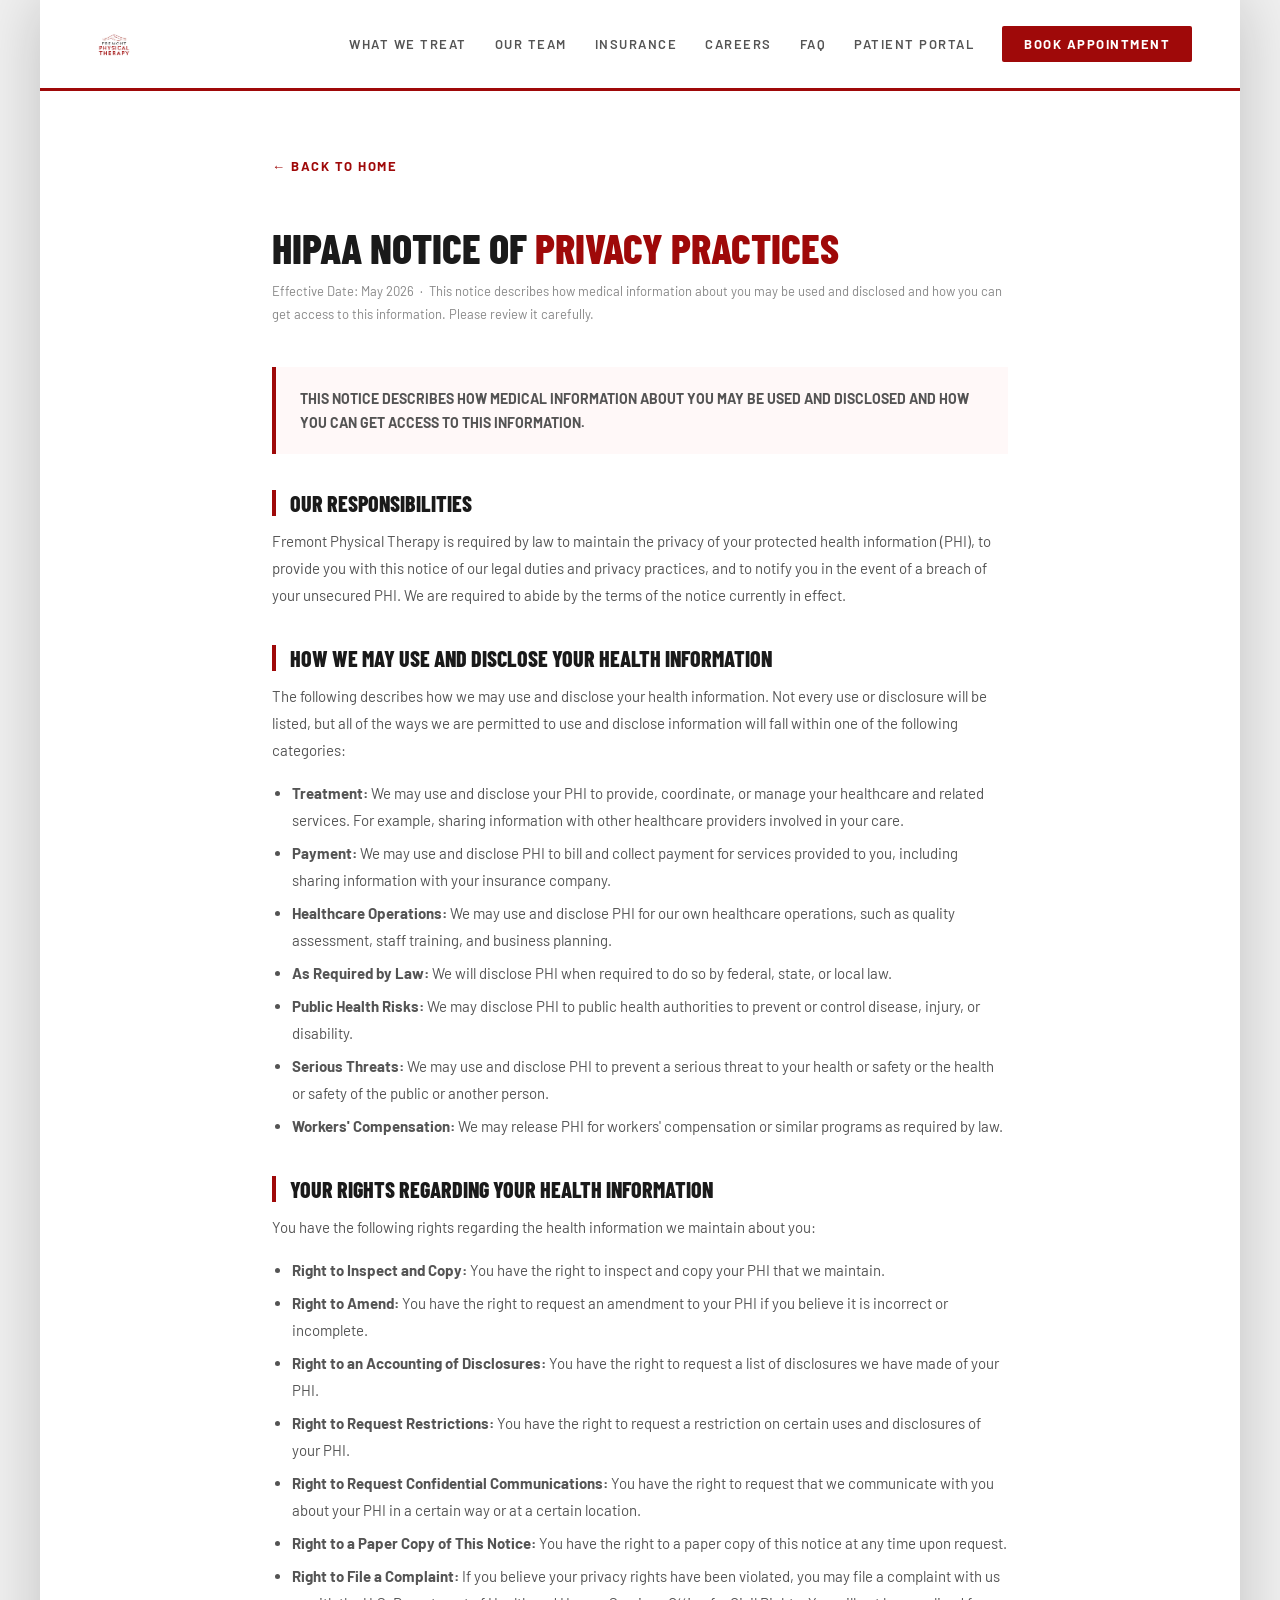
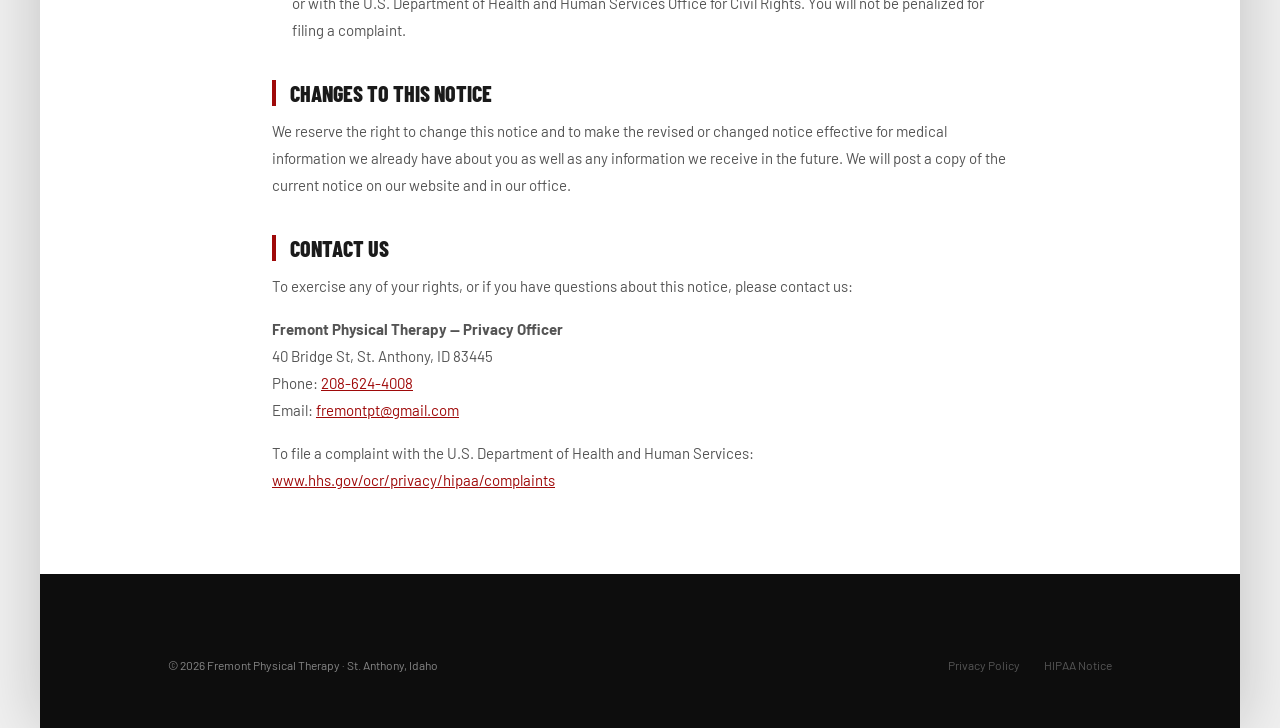
<file: hipaa.html>
<!DOCTYPE html>
<html lang="en">
<head>
<meta charset="UTF-8">
<meta name="viewport" content="width=device-width, initial-scale=1.0">
<title>HIPAA Notice of Privacy Practices – Fremont Physical Therapy</title>
<link rel="icon" type="image/svg+xml" href="./images/favicon.svg">
<link rel="apple-touch-icon" href="./images/fremontptlogo.png">
<link rel="stylesheet" href="styles.css">
<style>
  .legal-page { max-width: 800px; margin: 0 auto; padding: 64px 32px; }
  .legal-page h1 { font-family: var(--font-cond); font-size: 42px; font-weight: 800; text-transform: uppercase; color: var(--black); margin-bottom: 8px; }
  .legal-page h1 span { color: var(--red); }
  .legal-page .updated { font-size: 13px; color: var(--gray-light); margin-bottom: 40px; }
  .legal-page h2 { font-family: var(--font-cond); font-size: 22px; font-weight: 800; text-transform: uppercase; color: var(--black); margin: 36px 0 12px; border-left: 4px solid var(--red); padding-left: 14px; }
  .legal-page p { font-size: 15px; color: var(--gray); line-height: 1.8; margin-bottom: 16px; }
  .legal-page ul { margin: 0 0 16px 20px; }
  .legal-page li { font-size: 15px; color: var(--gray); line-height: 1.8; margin-bottom: 6px; }
  .legal-page a { color: var(--red); }
  .legal-page .notice-box { background: #fff8f8; border-left: 4px solid var(--red); padding: 20px 24px; margin-bottom: 32px; font-size: 14px; color: var(--gray); line-height: 1.7; }
  .back-link { display: inline-flex; align-items: center; gap: 8px; font-size: 13px; font-weight: 700; letter-spacing: 1.5px; text-transform: uppercase; color: var(--gray); text-decoration: none; margin-bottom: 48px; }
  .back-link:hover { color: var(--red); }
</style>
</head>
<body>
<div class="site">

  <nav>
    <div class="nav-logo">
      <img src="./images/fremontptlogo.png" alt="Fremont Physical Therapy Logo">
    </div>
    <div class="nav-links">
      <a href="./index.html#treat">What We Treat</a>
      <a href="./index.html#team">Our Team</a>
      <a href="./index.html#insurance">Insurance</a>
      <a href="./index.html#careers">Careers</a>
      <a href="./index.html#faq">FAQ</a>
      <a href="https://fremontptllc.patient.sprypt.com/clinics" target="_blank">Patient Portal</a>
      <a href="https://fremontptllc.patient.sprypt.com/clinics" target="_blank" class="nav-cta">Book Appointment</a>
    </div>
  </nav>

  <div class="legal-page">
    <a href="./index.html" class="back-link">← Back to Home</a>
    <h1>HIPAA Notice of <span>Privacy Practices</span></h1>
    <p class="updated">Effective Date: May 2026 &nbsp;·&nbsp; This notice describes how medical information about you may be used and disclosed and how you can get access to this information. Please review it carefully.</p>

    <div class="notice-box">
      <strong>THIS NOTICE DESCRIBES HOW MEDICAL INFORMATION ABOUT YOU MAY BE USED AND DISCLOSED AND HOW YOU CAN GET ACCESS TO THIS INFORMATION.</strong>
    </div>

    <h2>Our Responsibilities</h2>
    <p>Fremont Physical Therapy is required by law to maintain the privacy of your protected health information (PHI), to provide you with this notice of our legal duties and privacy practices, and to notify you in the event of a breach of your unsecured PHI. We are required to abide by the terms of the notice currently in effect.</p>

    <h2>How We May Use and Disclose Your Health Information</h2>
    <p>The following describes how we may use and disclose your health information. Not every use or disclosure will be listed, but all of the ways we are permitted to use and disclose information will fall within one of the following categories:</p>

    <ul>
      <li><strong>Treatment:</strong> We may use and disclose your PHI to provide, coordinate, or manage your healthcare and related services. For example, sharing information with other healthcare providers involved in your care.</li>
      <li><strong>Payment:</strong> We may use and disclose PHI to bill and collect payment for services provided to you, including sharing information with your insurance company.</li>
      <li><strong>Healthcare Operations:</strong> We may use and disclose PHI for our own healthcare operations, such as quality assessment, staff training, and business planning.</li>
      <li><strong>As Required by Law:</strong> We will disclose PHI when required to do so by federal, state, or local law.</li>
      <li><strong>Public Health Risks:</strong> We may disclose PHI to public health authorities to prevent or control disease, injury, or disability.</li>
      <li><strong>Serious Threats:</strong> We may use and disclose PHI to prevent a serious threat to your health or safety or the health or safety of the public or another person.</li>
      <li><strong>Workers' Compensation:</strong> We may release PHI for workers' compensation or similar programs as required by law.</li>
    </ul>

    <h2>Your Rights Regarding Your Health Information</h2>
    <p>You have the following rights regarding the health information we maintain about you:</p>
    <ul>
      <li><strong>Right to Inspect and Copy:</strong> You have the right to inspect and copy your PHI that we maintain.</li>
      <li><strong>Right to Amend:</strong> You have the right to request an amendment to your PHI if you believe it is incorrect or incomplete.</li>
      <li><strong>Right to an Accounting of Disclosures:</strong> You have the right to request a list of disclosures we have made of your PHI.</li>
      <li><strong>Right to Request Restrictions:</strong> You have the right to request a restriction on certain uses and disclosures of your PHI.</li>
      <li><strong>Right to Request Confidential Communications:</strong> You have the right to request that we communicate with you about your PHI in a certain way or at a certain location.</li>
      <li><strong>Right to a Paper Copy of This Notice:</strong> You have the right to a paper copy of this notice at any time upon request.</li>
      <li><strong>Right to File a Complaint:</strong> If you believe your privacy rights have been violated, you may file a complaint with us or with the U.S. Department of Health and Human Services Office for Civil Rights. You will not be penalized for filing a complaint.</li>
    </ul>

    <h2>Changes to This Notice</h2>
    <p>We reserve the right to change this notice and to make the revised or changed notice effective for medical information we already have about you as well as any information we receive in the future. We will post a copy of the current notice on our website and in our office.</p>

    <h2>Contact Us</h2>
    <p>To exercise any of your rights, or if you have questions about this notice, please contact us:</p>
    <p>
      <strong>Fremont Physical Therapy — Privacy Officer</strong><br>
      40 Bridge St, St. Anthony, ID 83445<br>
      Phone: <a href="tel:2086244008">208-624-4008</a><br>
      Email: <a href="mailto:fremontpt@gmail.com">fremontpt@gmail.com</a>
    </p>
    <p>To file a complaint with the U.S. Department of Health and Human Services:<br>
      <a href="https://www.hhs.gov/ocr/privacy/hipaa/complaints/" target="_blank">www.hhs.gov/ocr/privacy/hipaa/complaints</a>
    </p>
  </div>

  <footer>
    <div class="footer-bottom" style="padding: 24px 64px;">
      <div>© 2026 Fremont Physical Therapy · St. Anthony, Idaho</div>
      <div style="display:flex;gap:24px;">
        <a href="./privacy.html" style="color:rgba(255,255,255,0.3); text-decoration:none;">Privacy Policy</a>
        <a href="./hipaa.html" style="color:rgba(255,255,255,0.3); text-decoration:none;">HIPAA Notice</a>
      </div>
    </div>
  </footer>

</div>
<script src="script.js"></script>
</body>
</html>
</file>
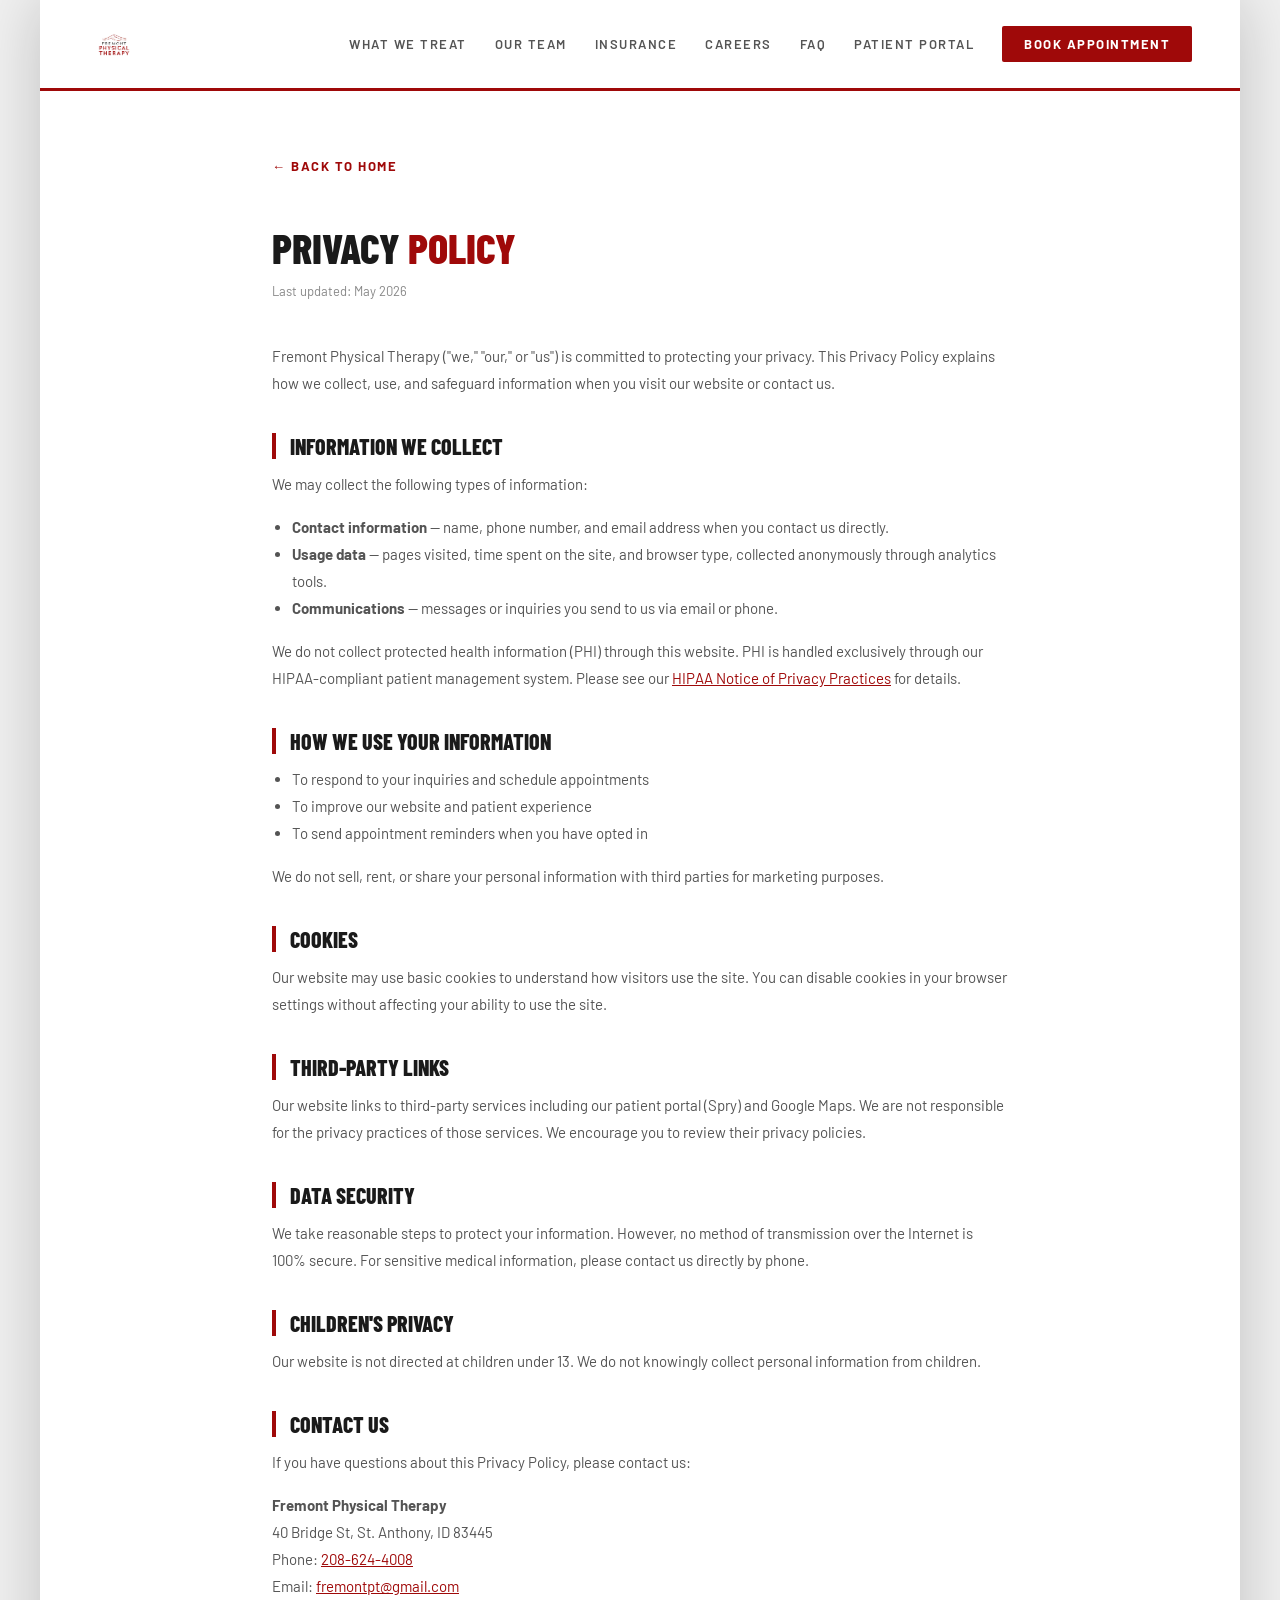
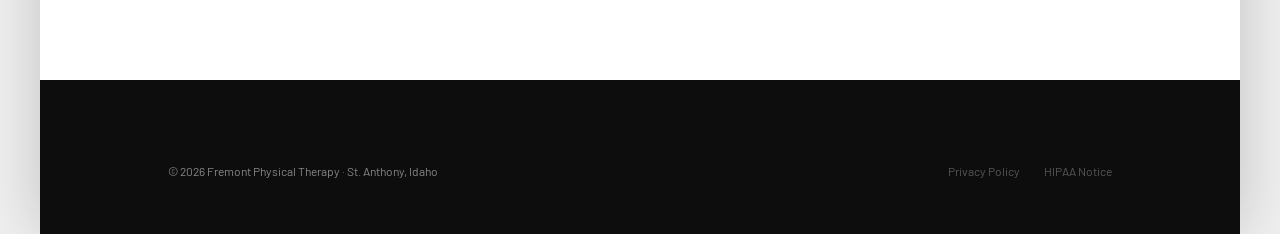
<file: privacy.html>
<!DOCTYPE html>
<html lang="en">
<head>
<meta charset="UTF-8">
<meta name="viewport" content="width=device-width, initial-scale=1.0">
<title>Privacy Policy – Fremont Physical Therapy</title>
<link rel="icon" type="image/svg+xml" href="./images/favicon.svg">
<link rel="apple-touch-icon" href="./images/fremontptlogo.png">
<link rel="stylesheet" href="styles.css">
<style>
  .legal-page { max-width: 800px; margin: 0 auto; padding: 64px 32px; }
  .legal-page h1 { font-family: var(--font-cond); font-size: 42px; font-weight: 800; text-transform: uppercase; color: var(--black); margin-bottom: 8px; }
  .legal-page h1 span { color: var(--red); }
  .legal-page .updated { font-size: 13px; color: var(--gray-light); margin-bottom: 40px; }
  .legal-page h2 { font-family: var(--font-cond); font-size: 22px; font-weight: 800; text-transform: uppercase; color: var(--black); margin: 36px 0 12px; border-left: 4px solid var(--red); padding-left: 14px; }
  .legal-page p { font-size: 15px; color: var(--gray); line-height: 1.8; margin-bottom: 16px; }
  .legal-page ul { margin: 0 0 16px 20px; }
  .legal-page li { font-size: 15px; color: var(--gray); line-height: 1.8; }
  .legal-page a { color: var(--red); }
  .back-link { display: inline-flex; align-items: center; gap: 8px; font-size: 13px; font-weight: 700; letter-spacing: 1.5px; text-transform: uppercase; color: var(--gray); text-decoration: none; margin-bottom: 48px; }
  .back-link:hover { color: var(--red); }
</style>
</head>
<body>
<div class="site">

  <nav>
    <div class="nav-logo">
      <img src="./images/fremontptlogo.png" alt="Fremont Physical Therapy Logo">
    </div>
    <div class="nav-links">
      <a href="./index.html#treat">What We Treat</a>
      <a href="./index.html#team">Our Team</a>
      <a href="./index.html#insurance">Insurance</a>
      <a href="./index.html#careers">Careers</a>
      <a href="./index.html#faq">FAQ</a>
      <a href="https://fremontptllc.patient.sprypt.com/clinics" target="_blank">Patient Portal</a>
      <a href="https://fremontptllc.patient.sprypt.com/clinics" target="_blank" class="nav-cta">Book Appointment</a>
    </div>
  </nav>

  <div class="legal-page">
    <a href="./index.html" class="back-link">← Back to Home</a>
    <h1>Privacy <span>Policy</span></h1>
    <p class="updated">Last updated: May 2026</p>

    <p>Fremont Physical Therapy ("we," "our," or "us") is committed to protecting your privacy. This Privacy Policy explains how we collect, use, and safeguard information when you visit our website or contact us.</p>

    <h2>Information We Collect</h2>
    <p>We may collect the following types of information:</p>
    <ul>
      <li><strong>Contact information</strong> — name, phone number, and email address when you contact us directly.</li>
      <li><strong>Usage data</strong> — pages visited, time spent on the site, and browser type, collected anonymously through analytics tools.</li>
      <li><strong>Communications</strong> — messages or inquiries you send to us via email or phone.</li>
    </ul>
    <p>We do not collect protected health information (PHI) through this website. PHI is handled exclusively through our HIPAA-compliant patient management system. Please see our <a href="./hipaa.html">HIPAA Notice of Privacy Practices</a> for details.</p>

    <h2>How We Use Your Information</h2>
    <ul>
      <li>To respond to your inquiries and schedule appointments</li>
      <li>To improve our website and patient experience</li>
      <li>To send appointment reminders when you have opted in</li>
    </ul>
    <p>We do not sell, rent, or share your personal information with third parties for marketing purposes.</p>

    <h2>Cookies</h2>
    <p>Our website may use basic cookies to understand how visitors use the site. You can disable cookies in your browser settings without affecting your ability to use the site.</p>

    <h2>Third-Party Links</h2>
    <p>Our website links to third-party services including our patient portal (Spry) and Google Maps. We are not responsible for the privacy practices of those services. We encourage you to review their privacy policies.</p>

    <h2>Data Security</h2>
    <p>We take reasonable steps to protect your information. However, no method of transmission over the Internet is 100% secure. For sensitive medical information, please contact us directly by phone.</p>

    <h2>Children's Privacy</h2>
    <p>Our website is not directed at children under 13. We do not knowingly collect personal information from children.</p>

    <h2>Contact Us</h2>
    <p>If you have questions about this Privacy Policy, please contact us:</p>
    <p>
      <strong>Fremont Physical Therapy</strong><br>
      40 Bridge St, St. Anthony, ID 83445<br>
      Phone: <a href="tel:2086244008">208-624-4008</a><br>
      Email: <a href="mailto:fremontpt@gmail.com">fremontpt@gmail.com</a>
    </p>
  </div>

  <footer>
    <div class="footer-bottom" style="padding: 24px 64px;">
      <div>© 2026 Fremont Physical Therapy · St. Anthony, Idaho</div>
      <div style="display:flex;gap:24px;">
        <a href="./privacy.html" style="color:rgba(255,255,255,0.3); text-decoration:none;">Privacy Policy</a>
        <a href="./hipaa.html" style="color:rgba(255,255,255,0.3); text-decoration:none;">HIPAA Notice</a>
      </div>
    </div>
  </footer>

</div>
<script src="script.js"></script>
</body>
</html>
</file>
<file: styles.css>
@import url('https://fonts.googleapis.com/css2?family=Barlow:ital,wght@0,300;0,400;0,600;0,700;0,800;1,300&family=Barlow+Condensed:wght@600;700;800&display=swap');

:root {
  --red: #9F0909;
  --red-light: #c41111;
  --red-muted: #7a0707;
  --gray: #545454;
  --gray-light: #888;
  --gray-pale: #f4f4f4;
  --white: #ffffff;
  --black: #1a1a1a;
  --border: #e0e0e0;
  --font: 'Barlow', sans-serif;
  --font-cond: 'Barlow Condensed', sans-serif;
}

* { margin: 0; padding: 0; box-sizing: border-box; }
html { scroll-behavior: smooth; }
body { font-family: var(--font); color: var(--black); background: #f0f0f0; }

/* ── SITE WRAPPER ── */
.site { max-width: 1200px; margin: 0 auto; background: var(--white); box-shadow: 0 0 60px rgba(0,0,0,0.2); }

/* ── NAV ── */
nav {
  display: flex;
  align-items: center;
  justify-content: space-between;
  padding: 18px 48px;
  background: var(--white);
  border-bottom: 3px solid var(--red);
  position: sticky;
  top: 0;
  z-index: 100;
}
.nav-logo { display: flex; align-items: center; gap: 12px; }
.nav-logo img { height: 52px; width: auto; }
.nav-links { display: flex; gap: 28px; align-items: center; }
.nav-links a {
  text-decoration: none;
  color: var(--gray);
  font-size: 13px;
  font-weight: 600;
  letter-spacing: 1.5px;
  text-transform: uppercase;
  transition: color .2s;
}
.nav-links a:hover { color: var(--red); }
.nav-cta {
  background: var(--red);
  color: var(--white) !important;
  padding: 10px 22px;
  border-radius: 2px;
  font-weight: 700 !important;
}
.nav-cta:hover { background: var(--red-light); color: var(--white) !important; }

/* ── HERO ── */
.hero {
  position: relative;
  height: 580px;
  background: linear-gradient(135deg, #1a0000 0%, #3d0000 40%, #6b0a0a 100%);
  display: flex;
  align-items: center;
  overflow: hidden;
}
.hero-mountain {
  position: absolute;
  right: 0; top: 0;
  width: 55%;
  height: 100%;
  background: linear-gradient(160deg, transparent 30%, rgba(159,9,9,0.15) 100%);
  border-left: 1px solid rgba(255,255,255,0.05);
}
.hero-mountain::before {
  content: '';
  position: absolute;
  bottom: 0; left: 0; right: 0;
  height: 200px;
  background: url("data:image/svg+xml,%3Csvg xmlns='http://www.w3.org/2000/svg' viewBox='0 0 800 200'%3E%3Cpath d='M0 200 L200 60 L320 120 L450 20 L600 100 L800 30 L800 200Z' fill='rgba(159,9,9,0.2)'/%3E%3Cpath d='M0 200 L150 90 L280 150 L420 50 L550 130 L700 60 L800 90 L800 200Z' fill='rgba(159,9,9,0.1)'/%3E%3C/svg%3E") no-repeat bottom center;
  background-size: cover;
}
.hero-content {
  position: relative;
  z-index: 2;
  padding: 0 64px;
  max-width: 600px;
}
.hero-eyebrow {
  font-size: 12px;
  letter-spacing: 4px;
  text-transform: uppercase;
  color: rgba(255,255,255,0.5);
  margin-bottom: 16px;
}
.hero h1 {
  font-family: var(--font-cond);
  font-size: 68px;
  font-weight: 800;
  line-height: 1;
  color: var(--white);
  text-transform: uppercase;
  margin-bottom: 8px;
}
.hero h1 span { color: var(--red-light); }
.hero-sub {
  font-size: 16px;
  color: rgba(255,255,255,0.65);
  margin: 20px 0 36px;
  font-weight: 300;
  line-height: 1.6;
  max-width: 420px;
}
.hero-btns { display: flex; gap: 16px; flex-wrap: wrap; }
.btn-primary {
  background: var(--red);
  color: var(--white);
  padding: 14px 32px;
  font-size: 14px;
  font-weight: 700;
  letter-spacing: 1.5px;
  text-transform: uppercase;
  text-decoration: none;
  border-radius: 2px;
  transition: background .2s;
}
.btn-primary:hover { background: var(--red-light); }
.btn-outline {
  border: 2px solid rgba(255,255,255,0.3);
  color: var(--white);
  padding: 14px 32px;
  font-size: 14px;
  font-weight: 600;
  letter-spacing: 1.5px;
  text-transform: uppercase;
  text-decoration: none;
  border-radius: 2px;
  transition: border-color .2s;
}
.btn-outline:hover { border-color: rgba(255,255,255,0.7); }
.hero-badge {
  position: absolute;
  right: 64px;
  bottom: 48px;
  background: rgba(255,255,255,0.07);
  border: 1px solid rgba(255,255,255,0.12);
  backdrop-filter: blur(8px);
  padding: 20px 28px;
  border-radius: 4px;
  color: var(--white);
  text-align: center;
  z-index: 2;
}
.hero-badge .badge-num {
  font-family: var(--font-cond);
  font-size: 42px;
  font-weight: 800;
  color: var(--red-light);
  line-height: 1;
}
.hero-badge .badge-label { font-size: 11px; letter-spacing: 2px; text-transform: uppercase; color: rgba(255,255,255,0.5); margin-top: 4px; }

/* ── QUICK STATS BAR ── */
.stats-bar {
  background: var(--red);
  display: flex;
  justify-content: space-around;
  padding: 22px 48px;
}
.stat-item { text-align: center; color: var(--white); }
.stat-item .stat-n { font-family: var(--font-cond); font-size: 32px; font-weight: 800; line-height: 1; }
.stat-item .stat-l { font-size: 11px; letter-spacing: 2px; text-transform: uppercase; opacity: .7; margin-top: 4px; }

/* ── SECTIONS ── */
section { padding: 80px 64px; }
.section-label {
  font-size: 11px;
  letter-spacing: 4px;
  text-transform: uppercase;
  color: var(--red);
  font-weight: 700;
  margin-bottom: 12px;
}
.section-title {
  font-family: var(--font-cond);
  font-size: 44px;
  font-weight: 800;
  text-transform: uppercase;
  color: var(--black);
  line-height: 1.05;
  margin-bottom: 16px;
}
.section-title span { color: var(--red); }
.section-body { font-size: 16px; color: var(--gray); line-height: 1.7; max-width: 600px; }

/* ── CONTINUITY BANNER ── */
.continuity {
  background: var(--gray-pale);
  border-left: 5px solid var(--red);
  padding: 32px 64px;
  display: flex;
  align-items: center;
  gap: 32px;
}
.continuity-icon { font-size: 40px; flex-shrink: 0; }
.continuity h3 { font-family: var(--font-cond); font-size: 24px; font-weight: 800; text-transform: uppercase; margin-bottom: 6px; }
.continuity p { font-size: 15px; color: var(--gray); line-height: 1.6; }

/* ── WHAT WE TREAT ── */
.treat-section { background: var(--white); }
.treat-grid {
  display: grid;
  grid-template-columns: repeat(4, 1fr);
  gap: 2px;
  margin-top: 48px;
}
.treat-card {
  background: var(--gray-pale);
  padding: 28px 24px;
  border-top: 3px solid transparent;
  transition: all .25s;
  cursor: default;
}
.treat-card:hover { border-color: var(--red); background: var(--white); transform: translateY(-3px); box-shadow: 0 8px 24px rgba(0,0,0,0.08); }
.treat-icon { font-size: 28px; margin-bottom: 12px; }
.treat-card h4 { font-weight: 700; font-size: 15px; margin-bottom: 6px; color: var(--black); }
.treat-card p { font-size: 13px; color: var(--gray-light); line-height: 1.5; }

/* ── TEAM ── */
.team-section { background: var(--black); }
.team-section .section-title { color: var(--white); }
.team-section .section-label { color: var(--red-light); }
.team-section .section-body { color: rgba(255,255,255,0.5); }
.team-grid {
  display: grid;
  grid-template-columns: repeat(3, 1fr);
  gap: 24px;
  margin-top: 48px;
}
.team-card {
  background: rgba(255,255,255,0.04);
  border: 1px solid rgba(255,255,255,0.08);
  border-radius: 2px;
  overflow: hidden;
  transition: transform .25s;
}
.team-card:hover { transform: translateY(-4px); }
.team-photo {
  height: 240px;
  background: linear-gradient(135deg, #2a0000, #5a1010);
  display: flex;
  align-items: center;
  justify-content: center;
  font-size: 64px;
  color: rgba(255,255,255,0.1);
  font-weight: 800;
  font-family: var(--font-cond);
  position: relative;
  overflow: hidden;
}
.team-photo img {
  position: absolute;
  top: 0; left: 0;
  width: 100%;
  height: 100%;
  object-fit: cover;
  object-position: center center;
}
.team-photo::after {
  content: '';
  position: absolute;
  bottom: 0; left: 0; right: 0;
  height: 80px;
  background: linear-gradient(transparent, rgba(0,0,0,0.6));
  z-index: 1;
}
.team-info { padding: 20px; }
.team-info h3 { font-weight: 700; font-size: 18px; color: var(--white); margin-bottom: 2px; }
.team-info .title { font-size: 12px; color: var(--red-light); letter-spacing: 1.5px; text-transform: uppercase; margin-bottom: 10px; }
.team-info .specialty { font-size: 13px; color: rgba(255,255,255,0.4); line-height: 1.5; }
.team-strength {
  display: flex;
  flex-wrap: wrap;
  gap: 6px;
  margin-top: 14px;
}
.strength-tag {
  background: rgba(159,9,9,0.2);
  border: 1px solid rgba(159,9,9,0.4);
  color: #ff7777;
  font-size: 10px;
  letter-spacing: 1px;
  text-transform: uppercase;
  padding: 4px 10px;
  border-radius: 2px;
}

/* ── SCHEDULING ── */
.schedule-section { background: var(--gray-pale); }
.schedule-row {
  display: grid;
  grid-template-columns: 1fr 1fr;
  gap: 64px;
  align-items: center;
  margin-top: 48px;
}
.schedule-features { list-style: none; margin-bottom: 32px; }
.schedule-features li {
  padding: 10px 0;
  border-bottom: 1px solid var(--border);
  font-size: 14px;
  color: var(--gray);
  display: flex;
  align-items: center;
  gap: 12px;
}
.schedule-features li::before { content: '✓'; color: var(--red); font-weight: 700; font-size: 16px; }

/* ── PATIENT PORTAL ── */
.portal-section {
  background: linear-gradient(135deg, #9F0909 0%, #6b0707 100%);
  color: var(--white);
  padding: 80px 64px;
}
.portal-row { display: grid; grid-template-columns: 1fr 1fr; gap: 64px; align-items: center; }
.portal-section .section-label { color: rgba(255,255,255,0.5); }
.portal-section .section-title { color: var(--white); }
.portal-section .section-title span { color: rgba(255,255,255,0.4); }
.portal-section .section-body { color: rgba(255,255,255,0.7); }
.portal-cards { display: flex; flex-direction: column; gap: 14px; margin-top: 0; }
.portal-card {
  background: rgba(255,255,255,0.1);
  border: 1px solid rgba(255,255,255,0.15);
  border-radius: 4px;
  padding: 20px 24px;
  display: flex;
  align-items: center;
  gap: 20px;
  cursor: pointer;
  transition: background .2s;
}
.portal-card:hover { background: rgba(255,255,255,0.17); }
.portal-card-icon { font-size: 28px; flex-shrink: 0; }
.portal-card h4 { font-weight: 700; font-size: 16px; margin-bottom: 2px; }
.portal-card p { font-size: 13px; opacity: .6; }
.portal-card .arrow { margin-left: auto; opacity: .4; font-size: 20px; }

/* ── INSURANCES ── */
.insurance-section { background: var(--white); padding: 80px 64px; }
.ins-grid {
  display: grid;
  grid-template-columns: repeat(6, 1fr);
  gap: 16px;
  margin-top: 48px;
}
.ins-card {
  background: var(--gray-pale);
  border: 1px solid var(--border);
  border-radius: 4px;
  padding: 24px 16px;
  text-align: center;
  font-size: 12px;
  font-weight: 700;
  letter-spacing: .5px;
  color: var(--gray);
  transition: all .2s;
}
.ins-card:hover { border-color: var(--red); color: var(--red); background: #fff8f8; }
.ins-icon { font-size: 28px; margin-bottom: 8px; display: block; }
.ins-note {
  margin-top: 32px;
  padding: 20px 28px;
  background: #fff8f8;
  border-left: 4px solid var(--red);
  font-size: 15px;
  color: var(--gray);
}

/* ── CAREERS ── */
.careers-section { background: var(--gray-pale); padding: 80px 64px; }
.careers-row { display: grid; grid-template-columns: 1fr 1fr; gap: 48px; margin-top: 48px; }
.career-card {
  background: var(--white);
  border: 1px solid var(--border);
  border-radius: 4px;
  padding: 32px;
  position: relative;
  overflow: hidden;
  transition: box-shadow .2s;
}
.career-card:hover { box-shadow: 0 8px 32px rgba(0,0,0,0.08); }
.career-card::before {
  content: '';
  position: absolute;
  top: 0; left: 0; right: 0;
  height: 4px;
  background: var(--red);
}
.career-card h3 { font-family: var(--font-cond); font-size: 24px; font-weight: 800; text-transform: uppercase; margin-bottom: 8px; }
.career-tag {
  display: inline-block;
  background: #fff0f0;
  color: var(--red);
  font-size: 10px;
  font-weight: 700;
  letter-spacing: 1.5px;
  text-transform: uppercase;
  padding: 4px 10px;
  border-radius: 2px;
  margin-bottom: 16px;
}
.career-card p { font-size: 14px; color: var(--gray); line-height: 1.7; margin-bottom: 24px; }

/* ── FAQ ── */
.faq-section { background: var(--white); padding: 80px 64px; }
.faq-layout { display: grid; grid-template-columns: 1fr 2fr; gap: 64px; margin-top: 48px; }
.faq-sidebar p { font-size: 15px; color: var(--gray); line-height: 1.7; margin-bottom: 24px; }
.faq-list { display: flex; flex-direction: column; gap: 2px; }
.faq-item {
  border: 1px solid var(--border);
  border-radius: 2px;
  overflow: hidden;
}
.faq-q {
  padding: 18px 24px;
  font-weight: 600;
  font-size: 15px;
  cursor: pointer;
  display: flex;
  justify-content: space-between;
  align-items: center;
  background: var(--white);
  transition: background .2s;
}
.faq-q:hover { background: var(--gray-pale); }
.faq-q .faq-plus { font-size: 22px; color: var(--red); font-weight: 300; }
.faq-a {
  padding: 0 24px 18px;
  font-size: 14px;
  color: var(--gray);
  line-height: 1.7;
  display: none;
}
.faq-item.open .faq-a { display: block; }
.faq-item.open .faq-q { background: var(--gray-pale); color: var(--red); }
.faq-item.open .faq-plus { transform: rotate(45deg); }

/* ── COOL EQUIPMENT ── */
.equipment-section { background: #111; padding: 80px 64px; }
.equipment-section .section-title { color: var(--white); }
.equipment-section .section-label { color: var(--red-light); }
.equipment-section .section-body { color: rgba(255,255,255,0.4); }
.equip-grid {
  display: grid;
  grid-template-columns: repeat(3, 1fr);
  gap: 24px;
  margin-top: 48px;
}
.equip-card {
  border: 1px solid rgba(255,255,255,0.08);
  border-radius: 4px;
  overflow: hidden;
  background: rgba(255,255,255,0.03);
  transition: transform .25s;
}
.equip-card:hover { transform: scale(1.02); }
.equip-img {
  height: 160px;
  background: linear-gradient(135deg, #1a0000, #3d0000);
  display: flex;
  align-items: center;
  justify-content: center;
  font-size: 52px;
}
.equip-info { padding: 20px; }
.equip-info h4 { font-weight: 700; font-size: 16px; color: var(--white); margin-bottom: 6px; }
.equip-info p { font-size: 13px; color: rgba(255,255,255,0.4); line-height: 1.5; }

/* ── FOOTER ── */
footer {
  background: #0d0d0d;
  color: rgba(255,255,255,0.5);
  padding: 60px 64px 32px;
}
.footer-top {
  display: grid;
  grid-template-columns: 2fr 1fr 1fr 1fr;
  gap: 48px;
  padding-bottom: 48px;
  border-bottom: 1px solid rgba(255,255,255,0.08);
}
.footer-brand img { height: 48px; filter: brightness(0) invert(1); opacity: .8; margin-bottom: 16px; }
.footer-brand p { font-size: 13px; line-height: 1.7; }
.footer-col h5 {
  color: var(--white);
  font-size: 11px;
  letter-spacing: 2px;
  text-transform: uppercase;
  font-weight: 700;
  margin-bottom: 16px;
}
.footer-col a {
  display: block;
  color: rgba(255,255,255,0.4);
  text-decoration: none;
  font-size: 13px;
  margin-bottom: 10px;
  transition: color .2s;
}
.footer-col a:hover { color: var(--white); }
.footer-bottom {
  padding-top: 28px;
  display: flex;
  justify-content: space-between;
  font-size: 12px;
  align-items: center;
}
.footer-bottom a { color: rgba(255,255,255,0.3); text-decoration: none; }

/* ── SOCIAL ICONS ── */
.social-links {
  display: flex;
  gap: 12px;
  margin-top: 20px;
}
.social-icon {
  display: flex;
  align-items: center;
  justify-content: center;
  width: 38px;
  height: 38px;
  border-radius: 6px;
  background: rgba(255,255,255,0.08);
  color: rgba(255,255,255,0.5);
  transition: background .2s, color .2s;
}
.social-icon:hover {
  background: var(--red);
  color: var(--white);
}

/* ── DIVIDER ── */
.divider { height: 1px; background: var(--border); }

/* ── SCROLL ANIMATIONS ── */
.fade-up { opacity: 0; transform: translateY(24px); transition: opacity .5s ease, transform .5s ease; }
.fade-up.visible { opacity: 1; transform: none; }

/* ── SECTION NAV ── */
.section-nav {
  background: var(--white);
  border-bottom: 1px solid var(--border);
  padding: 0 48px;
  display: flex;
  gap: 0;
  overflow-x: auto;
}
.section-nav a {
  display: block;
  padding: 14px 20px;
  font-size: 12px;
  font-weight: 600;
  letter-spacing: 1px;
  text-transform: uppercase;
  text-decoration: none;
  color: var(--gray);
  border-bottom: 2px solid transparent;
  white-space: nowrap;
  transition: all .2s;
}
.section-nav a:hover { color: var(--red); border-color: var(--red); }

/* ── CONTACT CARD ── */
.contact-card {
  background: var(--black);
  border-radius: 4px;
  overflow: hidden;
  box-shadow: 0 8px 40px rgba(0,0,0,0.12);
}
.contact-card-header {
  background: var(--red);
  padding: 32px 36px;
}
.contact-card-body {
  padding: 8px 0;
}
.contact-row {
  display: flex;
  align-items: flex-start;
  gap: 20px;
  padding: 20px 36px;
  border-bottom: 1px solid rgba(255,255,255,0.06);
  text-decoration: none;
  transition: background .2s;
}
.contact-row:last-child { border-bottom: none; }
a.contact-row:hover { background: rgba(255,255,255,0.04); }
.contact-icon { font-size: 22px; flex-shrink: 0; margin-top: 2px; }
.contact-label {
  font-size: 10px;
  letter-spacing: 2px;
  text-transform: uppercase;
  color: var(--red-light);
  font-weight: 700;
  margin-bottom: 4px;
}
.contact-value {
  font-size: 16px;
  font-weight: 600;
  color: var(--white);
}
.contact-sub {
  font-size: 13px;
  color: rgba(255,255,255,0.4);
  margin-top: 2px;
}

/* ── HAMBURGER BUTTON ── */
.nav-hamburger {
  display: none;
  flex-direction: column;
  justify-content: center;
  gap: 5px;
  cursor: pointer;
  background: none;
  border: none;
  padding: 4px;
}
.nav-hamburger span {
  display: block;
  width: 26px;
  height: 2px;
  background: var(--black);
  border-radius: 2px;
  transition: all .3s;
}
.nav-hamburger.open span:nth-child(1) { transform: translateY(7px) rotate(45deg); }
.nav-hamburger.open span:nth-child(2) { opacity: 0; }
.nav-hamburger.open span:nth-child(3) { transform: translateY(-7px) rotate(-45deg); }

/* ══════════════════════════════════
   RESPONSIVE — TABLET (≤ 900px)
══════════════════════════════════ */
@media (max-width: 900px) {
  nav { padding: 16px 28px; flex-wrap: wrap; }
  .nav-hamburger { display: flex; }
  .nav-links {
    display: none;
    flex-direction: column;
    width: 100%;
    padding: 12px 0 4px;
    border-top: 1px solid var(--border);
    margin-top: 14px;
    gap: 0;
  }
  .nav-links.open { display: flex; }
  .nav-links a {
    padding: 13px 4px;
    border-bottom: 1px solid var(--border);
    font-size: 14px;
    letter-spacing: 1px;
  }
  .nav-cta {
    display: block;
    text-align: center;
    margin: 12px 0 4px;
    padding: 13px !important;
    border-radius: 2px;
  }

  .hero { height: auto; min-height: 460px; padding: 64px 32px 48px; }
  .hero-mountain { display: none; }
  .hero-content { padding: 0; max-width: 100%; }
  .hero h1 { font-size: 54px; }
  .hero-badge { display: none; }

  .stats-bar { display: grid; grid-template-columns: 1fr 1fr; padding: 20px 32px; gap: 20px; }

  .continuity { padding: 28px 32px; }

  section { padding: 64px 32px; }
  .portal-section { padding: 64px 32px; }
  .insurance-section { padding: 64px 32px; }
  .careers-section { padding: 64px 32px; }
  .faq-section { padding: 64px 32px; }
  .equipment-section { padding: 64px 32px; }

  .section-title { font-size: 38px; }

  .treat-grid { grid-template-columns: repeat(2, 1fr); }
  .team-grid { grid-template-columns: repeat(2, 1fr); }
  .schedule-row { grid-template-columns: 1fr; gap: 36px; }
  .portal-row { grid-template-columns: 1fr; gap: 36px; }
  .ins-grid { grid-template-columns: repeat(3, 1fr); }
  .careers-row { grid-template-columns: 1fr; gap: 24px; }
  .faq-layout { grid-template-columns: 1fr; gap: 36px; }
  .equip-grid { grid-template-columns: repeat(2, 1fr); }

  footer { padding: 48px 32px 28px; }
  .footer-top { grid-template-columns: 1fr 1fr; gap: 36px; }
  .footer-brand { grid-column: 1 / -1; }
  .footer-bottom { flex-direction: column; gap: 12px; text-align: center; }
}

/* ══════════════════════════════════
   RESPONSIVE — MOBILE (≤ 540px)
══════════════════════════════════ */
@media (max-width: 540px) {
  nav { padding: 14px 20px; }
  .section-nav { padding: 0 20px; }

  .hero { padding: 52px 20px 40px; min-height: 0; }
  .hero h1 { font-size: 42px; }
  .hero-sub { font-size: 14px; }
  .hero-btns { flex-direction: column; gap: 12px; }
  .btn-primary, .btn-outline { text-align: center; }

  .stats-bar { padding: 16px 20px; gap: 14px; }
  .stat-item .stat-n { font-size: 24px; }

  .continuity { padding: 24px 20px; flex-direction: column; gap: 12px; }
  .continuity-icon { font-size: 32px; }
  .continuity h3 { font-size: 20px; }

  section { padding: 52px 20px; }
  .portal-section { padding: 52px 20px; }
  .insurance-section { padding: 52px 20px; }
  .careers-section { padding: 52px 20px; }
  .faq-section { padding: 52px 20px; }
  .equipment-section { padding: 52px 20px; }

  .section-title { font-size: 32px; }

  .treat-grid { grid-template-columns: 1fr; gap: 2px; }
  .team-grid { grid-template-columns: 1fr; }
  .ins-grid { grid-template-columns: repeat(2, 1fr); }
  .equip-grid { grid-template-columns: 1fr; }

  footer { padding: 40px 20px 20px; }
  .footer-top { grid-template-columns: 1fr; gap: 28px; }

  .faq-layout { gap: 24px; }
  .section-title[style] { font-size: 28px !important; }
}
</file>
